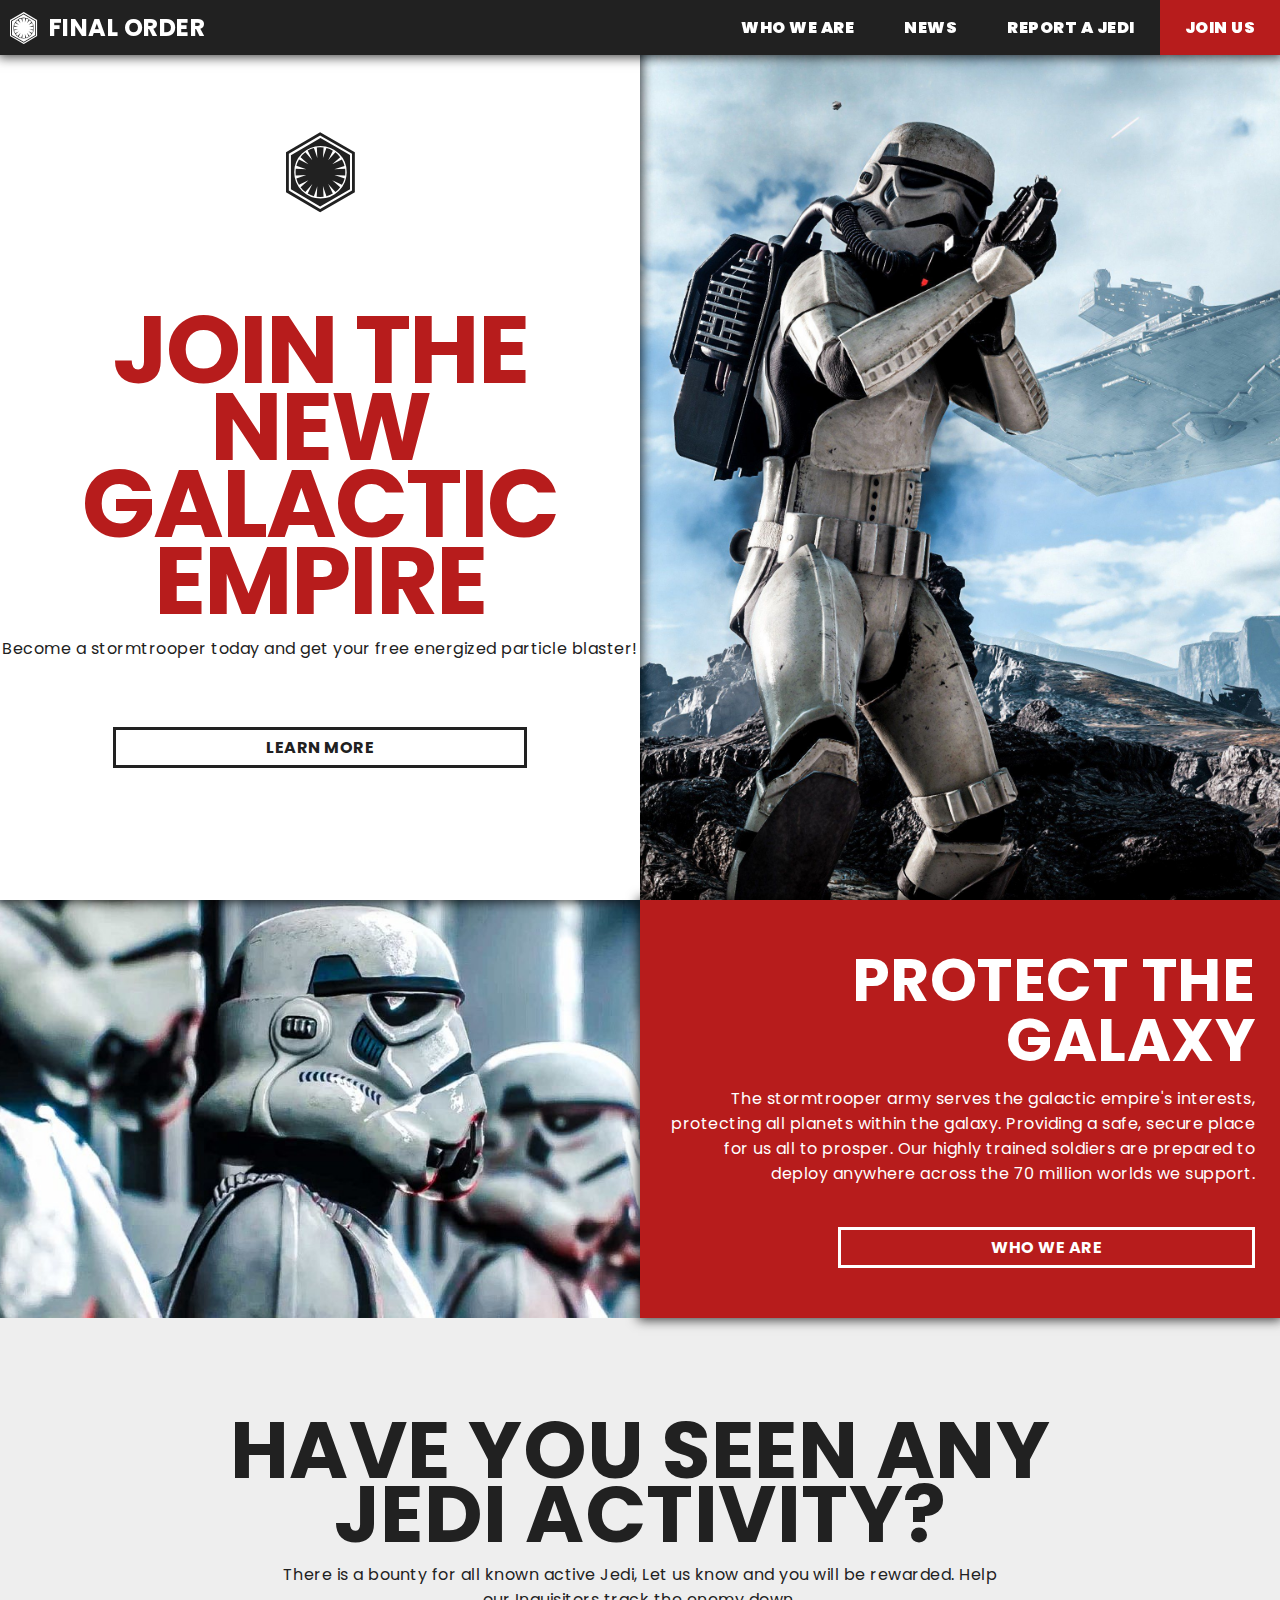
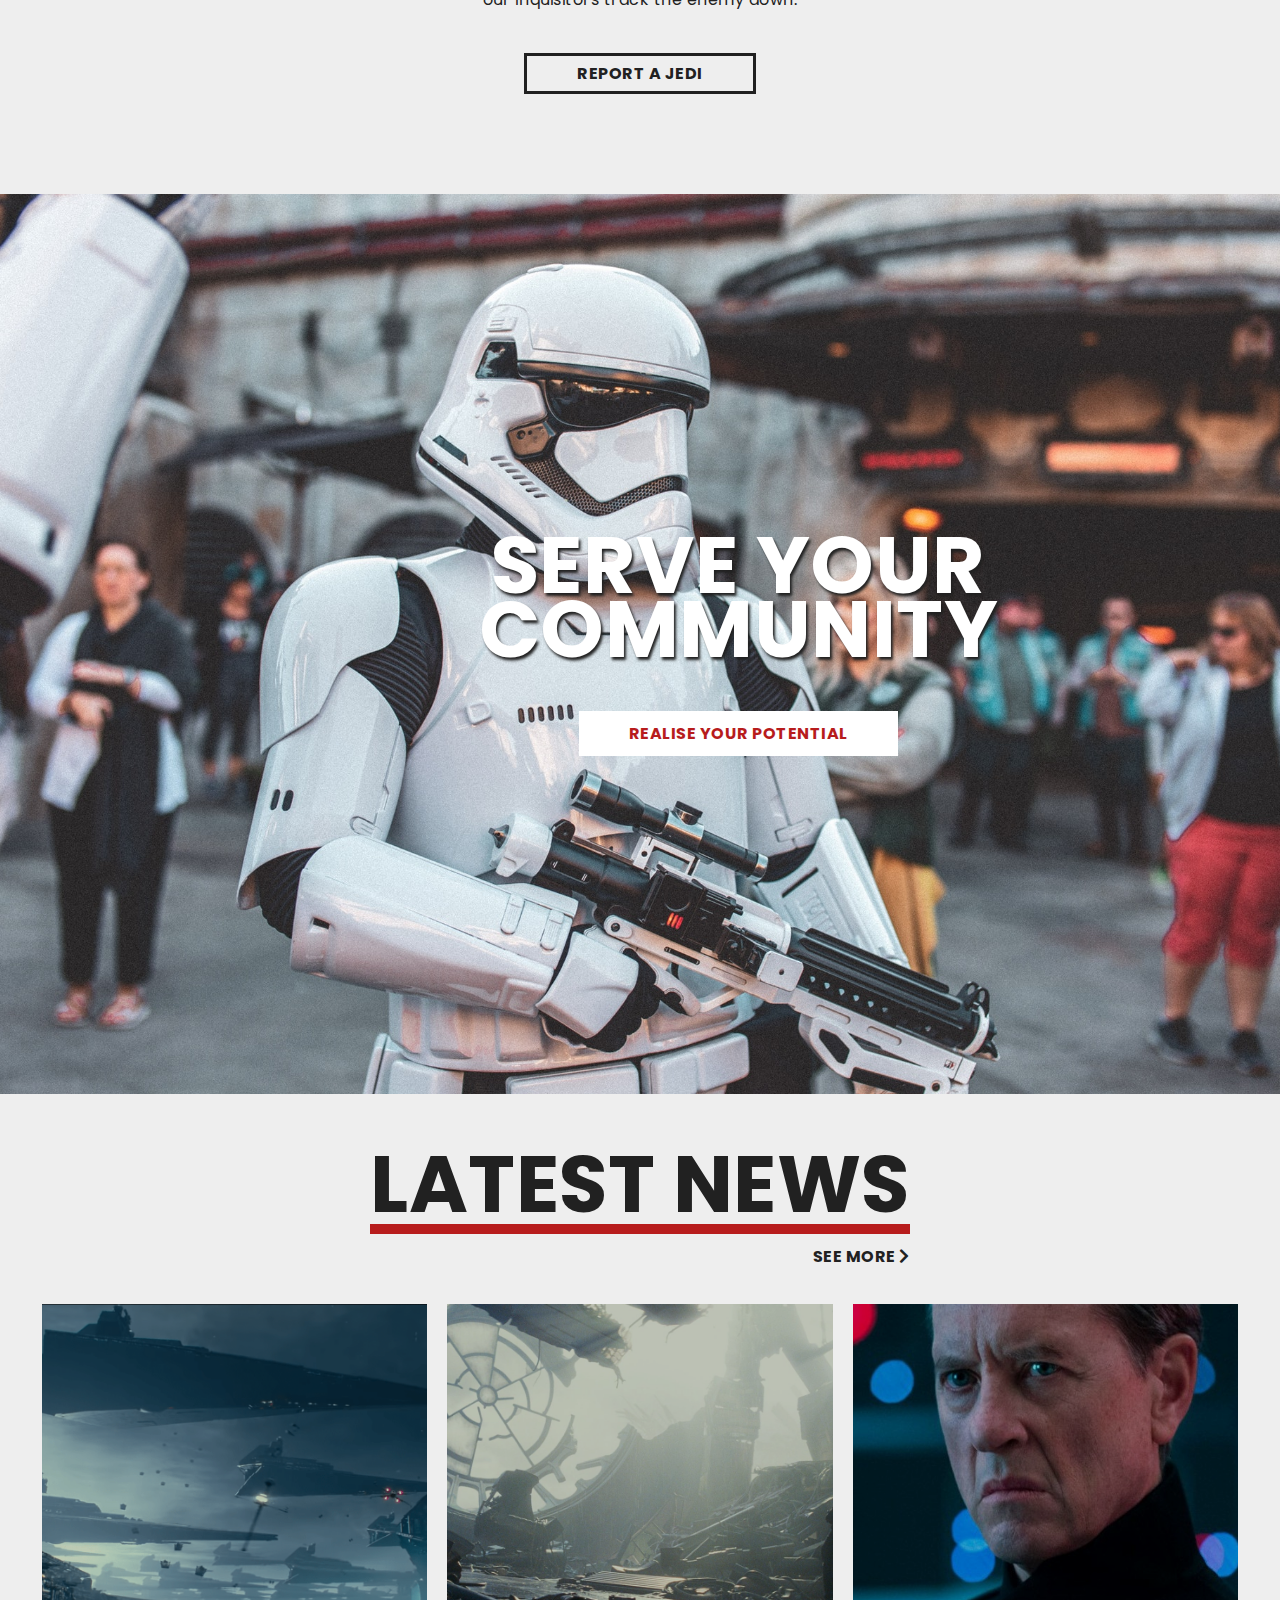
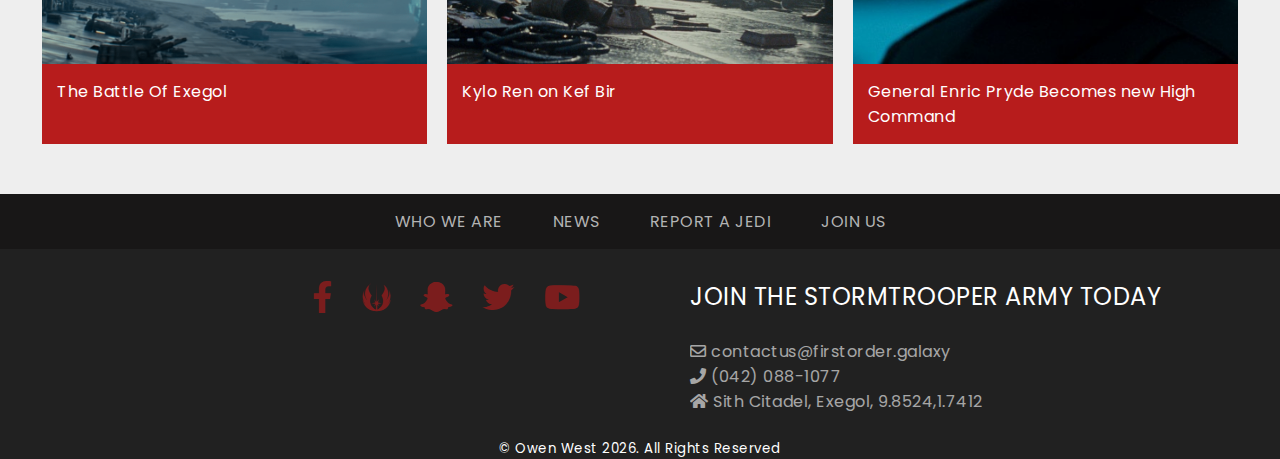
<file: index.html>
<!DOCTYPE html>
<!--[if lt IE 7]>      <html class="no-js lt-ie9 lt-ie8 lt-ie7"> <![endif]-->
<!--[if IE 7]>         <html class="no-js lt-ie9 lt-ie8"> <![endif]-->
<!--[if IE 8]>         <html class="no-js lt-ie9"> <![endif]-->
<html lang="en">
    <head>
        
        <link rel="stylesheet" href="css/styles.css">
        <link href="https://fonts.googleapis.com/css?family=Poppins&display=swap" rel="stylesheet">
        <link rel="stylesheet" href="https://use.fontawesome.com/releases/v5.12.0/css/all.css"/>
        <link rel="shortcut icon" href="img/favicon.ico" type="image/x-icon">
        <link rel="icon" href="img/favicon.ico" type="image/x-icon">
        <script src="https://cdnjs.cloudflare.com/ajax/libs/jquery/3.4.1/jquery.min.js"></script>
        <script src="https://cdnjs.cloudflare.com/ajax/libs/gsap/3.2.4/gsap.min.js"></script>

        
        <meta charset="UTF-8">
        <meta name="viewport" content="width=device-width, initial-scale=1.0">
        <meta name="description" content="Looking to protect and serve? The Final Order offers a wide range of careers
        across the galaxies, far far away and even on your home planet. You can also use this website to report any
        jedi activity, for a reward.">
        <meta name="author" content="wnw19njx">
        <meta name="keywords" content="The Final Order, Kylo Ren, stormtrooper, army recruitment, report jedi">
        <!-- All images have been minified and optimised for web -->

        <title>The Final Order</title>
        

    </head>
    <body>
        <!--[if lt IE 7]>
            <p class="browsehappy">You are using an <strong>outdated</strong> browser. Please <a href="https://www.google.co.uk/chrome/">upgrade your browser</a> to improve your experience.</p>
        <![endif]-->
        <header>
            <div class="header-container">
                <a class="logo" href="index.html">
                    <i class="fab fa-first-order"></i>
                    <span>FINAL ORDER</span>
                </a>
                <nav id="header-nav">   
                    <a href="whoweare.html">WHO WE ARE</a> 
                    <a href="news.html">NEWS</a>   
                    <a href="reportajedi.html">REPORT A JEDI</a>
                    <a onclick="openEnroll()">JOIN US</a>
                </nav>
                <span class="mobile-nav-bttn"><i class="fas fa-bars"></i></span>
            </div>
        </header>
        <main>
            
            <section class="intro-screen">
                <div class="intro-text">
                    <div class="intro-text-wrapper">
                        <i class="fab fa-first-order"></i>
                        <h1>JOIN THE NEW GALACTIC EMPIRE</h1>
                        <p>Become a stormtrooper today and get your free energized particle blaster!</p>
                    
                        <a class="home-link" onclick="openEnroll()">LEARN MORE</a>
                    </div>

                </div>
                <div class="stormtrooper-img"></div>
                
            </section>
            <section class="prot-emp">
                <div class="prot-emp-img"></div>
                <div>
                    <h2 class="home-header">PROTECT THE GALAXY</h2>
                    <p>
                        The stormtrooper army serves the galactic empire's interests, 
                        protecting all planets within the galaxy. Providing a safe, secure place 
                        for us all to prosper.  Our highly trained soldiers are prepared to 
                        deploy anywhere across the 70 million worlds we support. 
                    </p>
                    <a class="home-link" href="whoweare.html">WHO WE ARE</a>
                </div>
            </section>
            <section class="seen-jedi">
                <div class="seen-jedi-wrapper">
                    <h3>HAVE YOU SEEN ANY JEDI ACTIVITY?</h3>
                    <p>
                        There is a bounty for all known active Jedi, Let us know and you will be rewarded.
                        Help our Inquisitors track the enemy down.
                    </p>
                    <a class="home-link" href="reportajedi.html">REPORT A JEDI</a>
                </div>
            </section>
            <div class="serve-comm">
                <div class="serve-comm-wrapper">
                    <h4>SERVE YOUR COMMUNITY</h4>
                    <a class="home-link" onclick="openEnroll()">REALISE YOUR POTENTIAL</a>
                </div>
            </div>

            <section class="latest-news">
                <div class="latest-news-wrapper">
                    <h5>LATEST NEWS</h5>
                    <a class="home-link" href="news.html">
                        <span>SEE MORE</span>
                        <i class="fas fa-chevron-right"></i>
                    </a>
                </div>
                <div class="latest-news-highlights"></div>
            </section>

        </main>
        <footer>
            <nav>   
                <a href="whoweare.html">WHO WE ARE</a> 
                <a href="news.html">NEWS</a>   
                <a href="reportajedi.html">REPORT A JEDI</a>
                <a onclick="openEnroll()">JOIN US</a>
            </nav>
            <div class="footer-wrapper">
                <div class="footer-social">
                    <a href="https://www.facebook.com/groups/458696617635759">
                        <i class="fab fa-facebook-f"></i>
                    </a>
                    <a id="easter-egg-bttn">
                        <i class="fab fa-jedi-order"></i>
                    </a>
                    <a id="sc-bttn">
                        <i class="fab fa-snapchat-ghost"></i>
                    </a>
                    <a href="https://twitter.com/FirstOrderBase">
                        <i class="fab fa-twitter"></i>
                    </a>
                    <a href="https://www.youtube.com/watch?v=FaOSCASqLsE">
                        <i class="fab fa-youtube"></i>
                    </a>
                    
                </div>
                <aside>
                    <p> JOIN THE STORMTROOPER ARMY TODAY</p>
                    <div class="footer-contact">
                        <a href="mailto:contactus@firstorder.galaxy">
                            <i class="far fa-envelope"></i>
                            <span>contactus@firstorder.galaxy</span>
                        </a>
                        <a href="tel:042-088-1077">
                            <i class="fas fa-phone"></i>
                            <span>(042) 088-1077</span>
                        </a>
                        <a id="address-bttn">
                            <i class="fas fa-home"></i>
                            <span>
                                Sith Citadel,
                                Exegol,
                                9.8524,1.7412
                            </span>
                        </a>
                    </div>
                </aside>
                <div></div>
            </div>
                
            

            <script>
                document.write("<small>&copy; Owen West " + new Date().getFullYear() + ". All Rights Reserved</small>");
            </script>
        </footer>

        <div class="news-article-wrapper"></div>
        <div class="tooltip" id="easter-egg">
            <div class="popup-header">
                <h6>That's funny...</h6>
                <a class="tooltip-close-bttn"><i class="fas fa-times"></i></a>
            </div>
            
            <p>
                It looks like you tried to access The Jedi Order website. You wouldn't do that..right? <br>
                Just to be sure, close this tab <br><br>
                If you really want to visit their site: <span><a href="https://www.youtube.com/watch?v=dQw4w9WgXcQ">click here</a></span>
            </p>
        </div>
        <div class="tooltip" id="sc-no">
            <div class="popup-header">
                <h6>Sorry!</h6>
                <a class="tooltip-close-bttn"><i class="fas fa-times"></i></a>
            </div>
            
            <p>
                We don't currently have a snapchat, we are a galatic empire! not a teenager..
            </p>
        </div>

        <div class="tooltip" id="address-no">
            <div class="popup-header">
                <h6>Sorry!</h6>
                <a class="tooltip-close-bttn"><i class="fas fa-times"></i></a>
            </div>
            <p>
                Google Earth and Google Maps only cover the milky way. Sucks, right? How am I supposed
                to get directions to the nearest cantina? We've sent a complaint but haven't heard back yet..
            </p>
        </div>
        <div class="tooltip" id="form-success">
            <div class="popup-header">
                <h6>Success!</h6>
                <a class="tooltip-close-bttn"><i class="fas fa-times"></i></a>
            </div>
            <p>
                Your information has successfully been submitted, thank you
            </p>
        </div>
        <div class="join-form-wrapper">
            <form id="join-form">
                <div class="popup-header">
                    <h3>JOIN THE STORMTROOPER ARMY</h3>
                    <a class="form-close-bttn"><i class="fas fa-times"></i></a>
                </div>
                
                <p>LOTS OF THINGS CAN GIVE YOU CONFIDENCE, FOR A LITTLE WHILE.
                BUT CONFIDENCE THAT LASTS A LIFETIME? THERE’S ONE PLACE YOU’LL FIND THAT.</p>
                <div class="form-row">
                    <div class="form-col-labels">
                        <label for="name">Full Name</label>
                    </div>
                    <div class="form-col-input">
                        <input type="text" id="name" name="fullname" placeholder="Your name.." required>
                    </div>
                </div>
                <div class="form-row">
                    <div class="form-col-labels">
                        <label for="email">Email Address</label>
                    </div>
                    <div class="form-col-input">
                        <input type="text" id="email" name="email" placeholder="Your Email Address.." required>
                    </div>
                </div>
                <div class="form-row">
                    <div class="form-col-labels">
                        <label for="gi-no">Galactic Insurance No.</label>
                    </div>
                    <div class="form-col-input">
                        <input type="text" id="gi-no" name="gi-no" placeholder="Your Galactic Insurance Number (GINo)" required>
                    </div>
                </div>
                <div class="form-row">
                    <div class="form-col-labels">
                        <label for="join-cv">Your CV</label>
                    </div>
                    <div class="form-col-input">
                        <input type="file" id="join-cv" name="join-cv" accept="application/msword, application/pdf">
                    </div>
                </div>
                <div class="form-row">
                    <input id="submit" type="submit" value="SUBMIT">
                </div>
 
                
            </form>
        </div>

        <!-- 
            Solution to common bug with Chrome involving css transitions
            https://crbug.com/332189
            https://crbug.com/167089
        -->
        <script> </script>
        
        <script src="js/script.js"></script>
    </body>
</html>
</file>
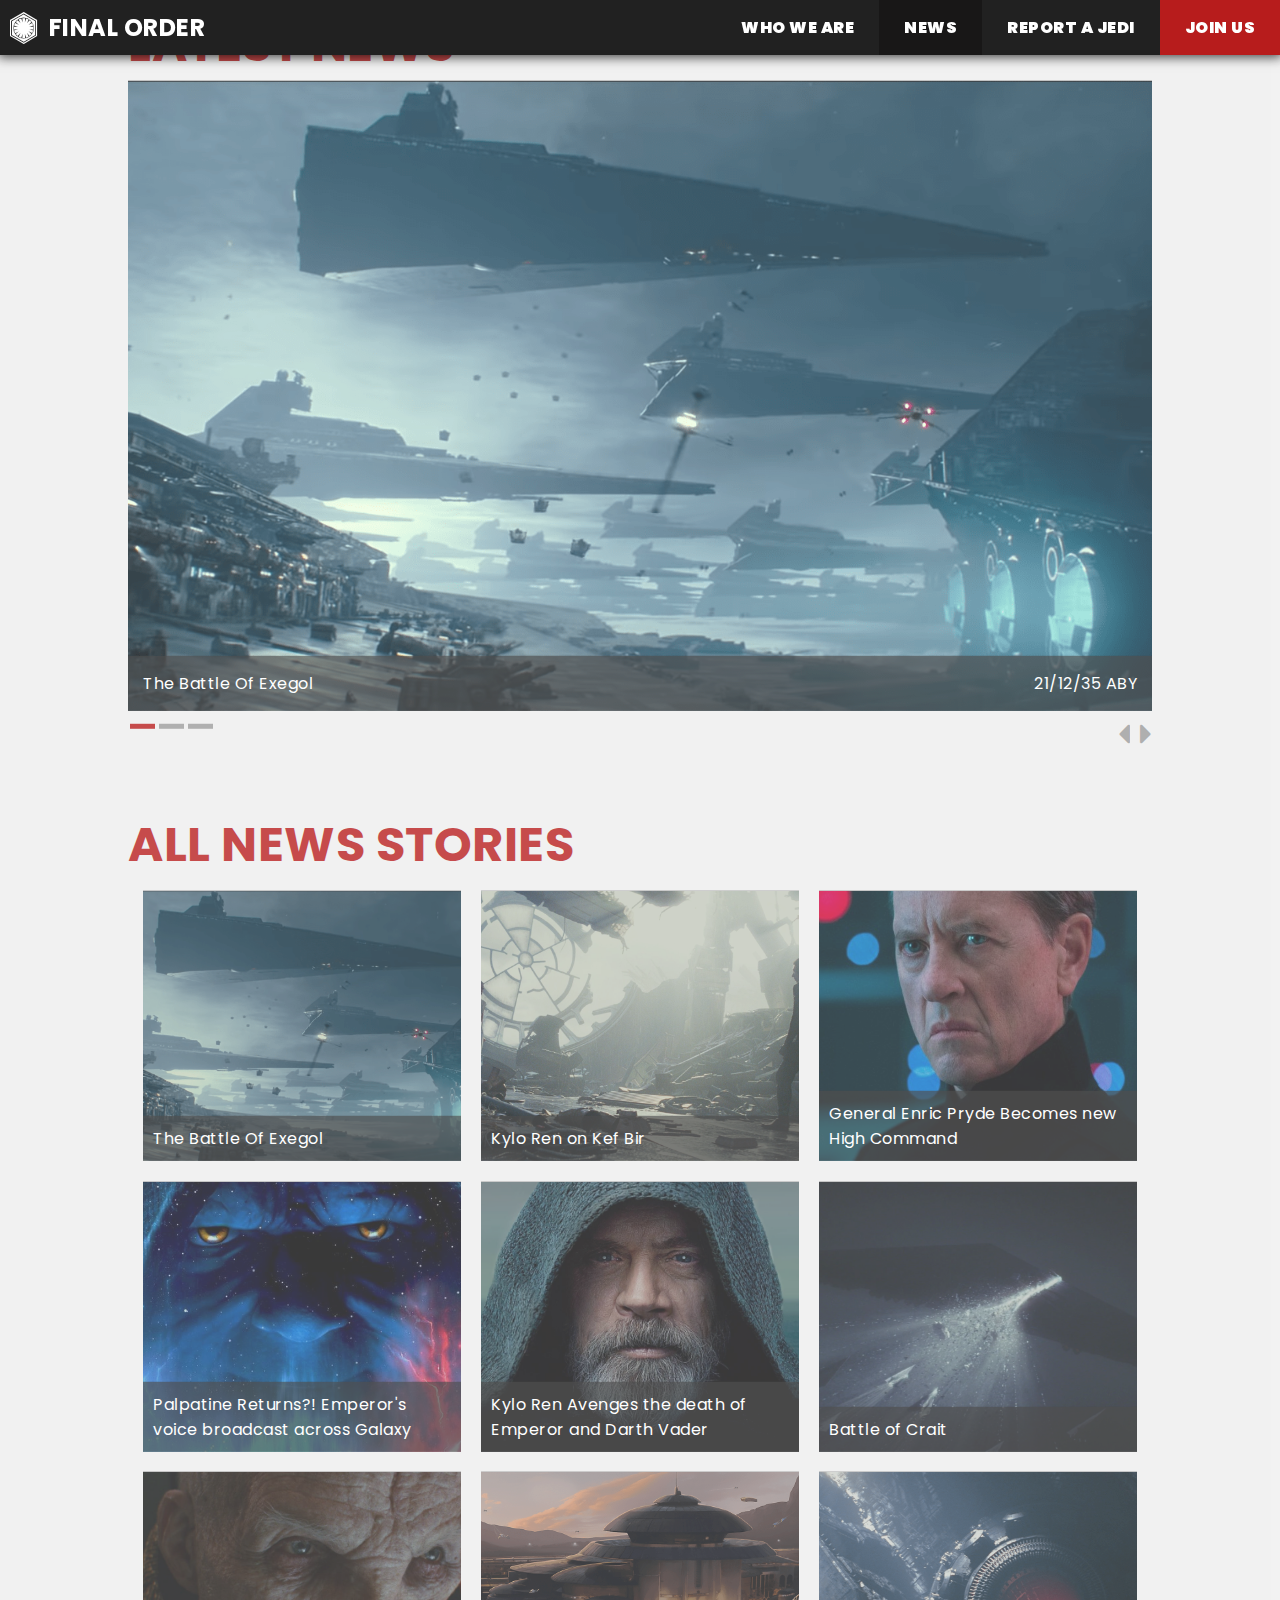
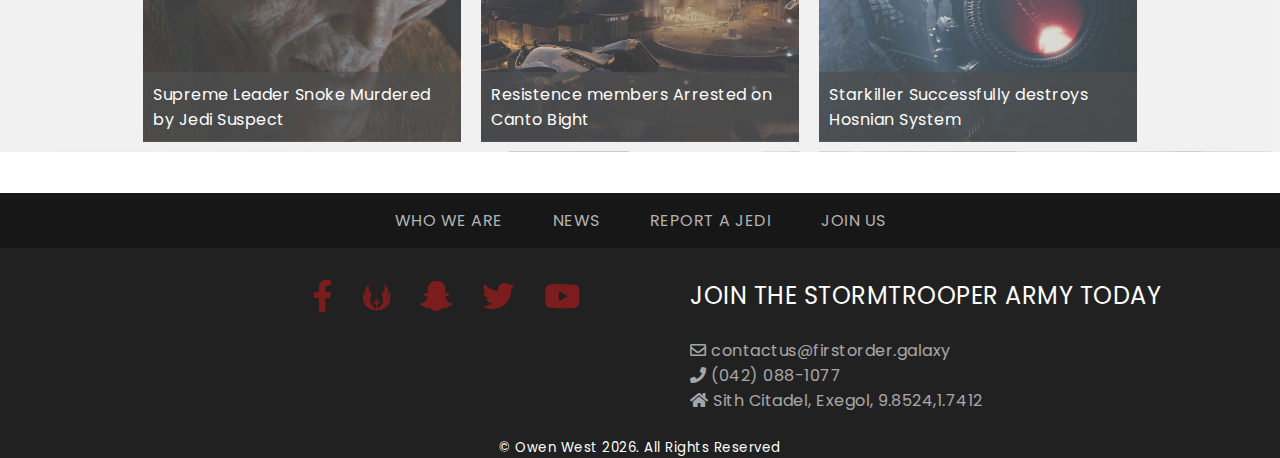
<file: news.html>
<!DOCTYPE html>
<html lang="en">
    <head>
        <link rel="stylesheet" href="css/styles.css">
        <link href="https://fonts.googleapis.com/css?family=Poppins&display=swap" rel="stylesheet">
        <link rel="stylesheet" href="https://use.fontawesome.com/releases/v5.12.0/css/all.css"/>
        <link rel="shortcut icon" href="img/favicon.ico" type="image/x-icon">
        <link rel="icon" href="img/favicon.ico" type="image/x-icon">
        <script src="https://cdnjs.cloudflare.com/ajax/libs/jquery/3.4.1/jquery.min.js"></script>
        <script src="https://cdnjs.cloudflare.com/ajax/libs/gsap/3.2.4/gsap.min.js"></script>

        
        <meta charset="UTF-8">
        <meta name="viewport" content="width=device-width, initial-scale=1.0">
        <meta name="author" content="wnw19njx">
        <meta name="keywords" content="The Final Order, Kylo Ren, stormtrooper, army recruitment, report jedi">

        <title>Latest News - The Final Order</title>
        

    </head>
    <body>
        <header>
            <div class="header-container">
                <a class="logo" href="index.html">
                    <i class="fab fa-first-order"></i>
                    <span>FINAL ORDER</span>
                </a>
                <nav id="header-nav">   
                    <a href="whoweare.html">WHO WE ARE</a> 
                    <a class="nav-active" href="news.html">NEWS</a>   
                    <a href="reportajedi.html">REPORT A JEDI</a>
                    <a onclick="openEnroll()">JOIN US</a>
                </nav>
                <span class="mobile-nav-bttn"><i class="fas fa-bars"></i></span>
            </div>
        </header>
        <main>
            <div class="news-wrapper">
                <h1>LATEST NEWS</h1>
                <div class="carousel-holder"></div>
                <div class="carousel-nav">
                    <div class="pips"></div>
                    <div>
                        <a onclick="nextArticle(-1)"><i class="fas fa-caret-left"></i></a>
                        <a onclick="nextArticle(1)"><i class="fas fa-caret-right"></i></a>
                    </div>  
                </div>
                <h2>ALL NEWS STORIES</h2>
                <div class="articles-wrapper"> </div>

            </div>
            
            
        </main>
        <footer>
            <nav>   
                <a href="whoweare.html">WHO WE ARE</a> 
                <a href="news.html">NEWS</a>   
                <a href="reportajedi.html">REPORT A JEDI</a>
                <a onclick="openEnroll()">JOIN US</a>
            </nav>
            <div class="footer-wrapper">
                <div class="footer-social">
                    <a href="https://www.facebook.com/groups/458696617635759">
                        <i class="fab fa-facebook-f"></i>
                    </a>
                    <a id="easter-egg-bttn">
                        <i class="fab fa-jedi-order"></i>
                    </a>
                    <a id="sc-bttn">
                        <i class="fab fa-snapchat-ghost"></i>
                    </a>
                    <a href="https://twitter.com/FirstOrderBase">
                        <i class="fab fa-twitter"></i>
                    </a>
                    <a href="https://www.youtube.com/watch?v=FaOSCASqLsE">
                        <i class="fab fa-youtube"></i>
                    </a>
                    
                </div>
                <aside>
                    <p> JOIN THE STORMTROOPER ARMY TODAY</p>
                    <div class="footer-contact">
                        <a href="mailto:contactus@firstorder.galaxy">
                            <i class="far fa-envelope"></i>
                            <span>contactus@firstorder.galaxy</span>
                        </a>
                        <a href="tel:042-088-1077">
                            <i class="fas fa-phone"></i>
                            <span>(042) 088-1077</span>
                        </a>
                        <a id="address-bttn">
                            <i class="fas fa-home"></i>
                            <span>
                                Sith Citadel,
                                Exegol,
                                9.8524,1.7412
                            </span>
                        </a>
                    </div>
                </aside>
                <div></div>
            </div>
                
            

            <script>
                document.write("<small>&copy; Owen West " + new Date().getFullYear() + ". All Rights Reserved</small>");
            </script>
        </footer>

        <div class="news-article-wrapper"></div>
        <div class="tooltip" id="easter-egg">
            <div class="popup-header">
                <h6>That's funny...</h6>
                <a class="tooltip-close-bttn"><i class="fas fa-times"></i></a>
            </div>
            
            <p>
                It looks like you tried to access The Jedi Order website. You wouldn't do that..right? <br>
                Just to be sure, close this tab <br><br>
                If you really want to visit their site: <span><a href="https://www.youtube.com/watch?v=dQw4w9WgXcQ">click here</a></span>
            </p>
        </div>
        <div class="tooltip" id="sc-no">
            <div class="popup-header">
                <h6>Sorry!</h6>
                <a class="tooltip-close-bttn"><i class="fas fa-times"></i></a>
            </div>
            
            <p>
                We don't currently have a snapchat, we are a galatic empire! not a teenager..
            </p>
        </div>

        <div class="tooltip" id="address-no">
            <div class="popup-header">
                <h6>Sorry!</h6>
                <a class="tooltip-close-bttn"><i class="fas fa-times"></i></a>
            </div>
            <p>
                Google Earth and Google Maps only cover the milky way. Sucks, right? How am I supposed
                to get directions to the nearest cantina? We've sent a complaint but haven't heard back yet..
            </p>
        </div>
        <div class="tooltip" id="form-success">
            <div class="popup-header">
                <h6>Success!</h6>
                <a class="tooltip-close-bttn"><i class="fas fa-times"></i></a>
            </div>
            <p>
                Your information has successfully been submitted, thank you
            </p>
        </div>
        <div class="join-form-wrapper">
            <form id="join-form">
                <div class="popup-header">
                    <h3>JOIN THE STORMTROOPER ARMY</h3>
                    <a class="form-close-bttn"><i class="fas fa-times"></i></a>
                </div>
                
                <p>LOTS OF THINGS CAN GIVE YOU CONFIDENCE, FOR A LITTLE WHILE.
                BUT CONFIDENCE THAT LASTS A LIFETIME? THERE’S ONE PLACE YOU’LL FIND THAT.</p>
                <div class="form-row">
                    <div class="form-col-labels">
                        <label for="name">Full Name</label>
                    </div>
                    <div class="form-col-input">
                        <input type="text" id="name" name="fullname" placeholder="Your name.." required>
                    </div>
                </div>
                <div class="form-row">
                    <div class="form-col-labels">
                        <label for="email">Email Address</label>
                    </div>
                    <div class="form-col-input">
                        <input type="text" id="email" name="email" placeholder="Your Email Address.." required>
                    </div>
                </div>
                <div class="form-row">
                    <div class="form-col-labels">
                        <label for="gi-no">Galactic Insurance No.</label>
                    </div>
                    <div class="form-col-input">
                        <input type="text" id="gi-no" name="gi-no" placeholder="Your Galactic Insurance Number (GINo)" required>
                    </div>
                </div>
                <div class="form-row">
                    <div class="form-col-labels">
                        <label for="join-cv">Your CV</label>
                    </div>
                    <div class="form-col-input">
                        <input type="file" id="join-cv" name="join-cv" accept="application/msword, application/pdf">
                    </div>
                </div>
                <div class="form-row">
                    <input id="submit" type="submit" value="SUBMIT">
                </div>
 
                
            </form>
        </div>

        <!-- 
            Solution to common bug with Chrome involving css transitions
            https://crbug.com/332189
            https://crbug.com/167089
        -->
        <script> </script>
        
        <script src="js/script.js"></script>
    </body>
</html>
</file>
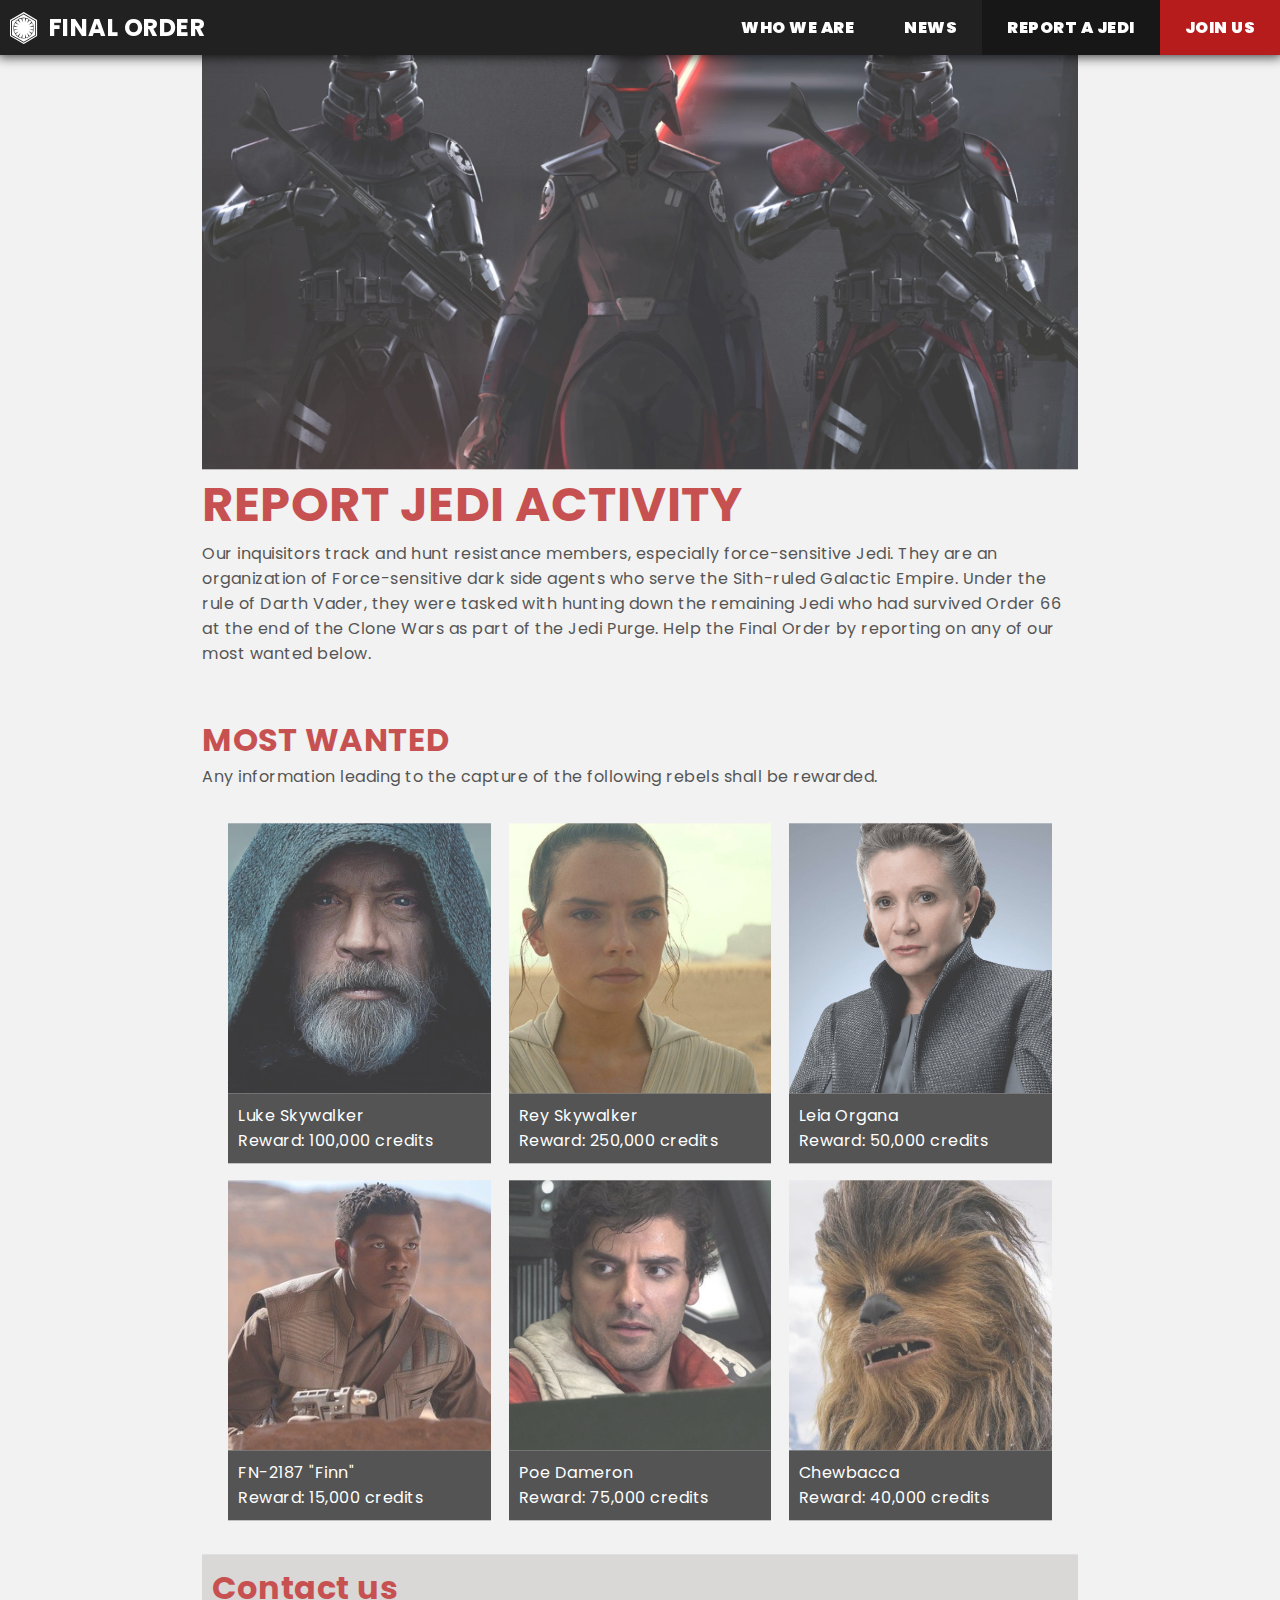
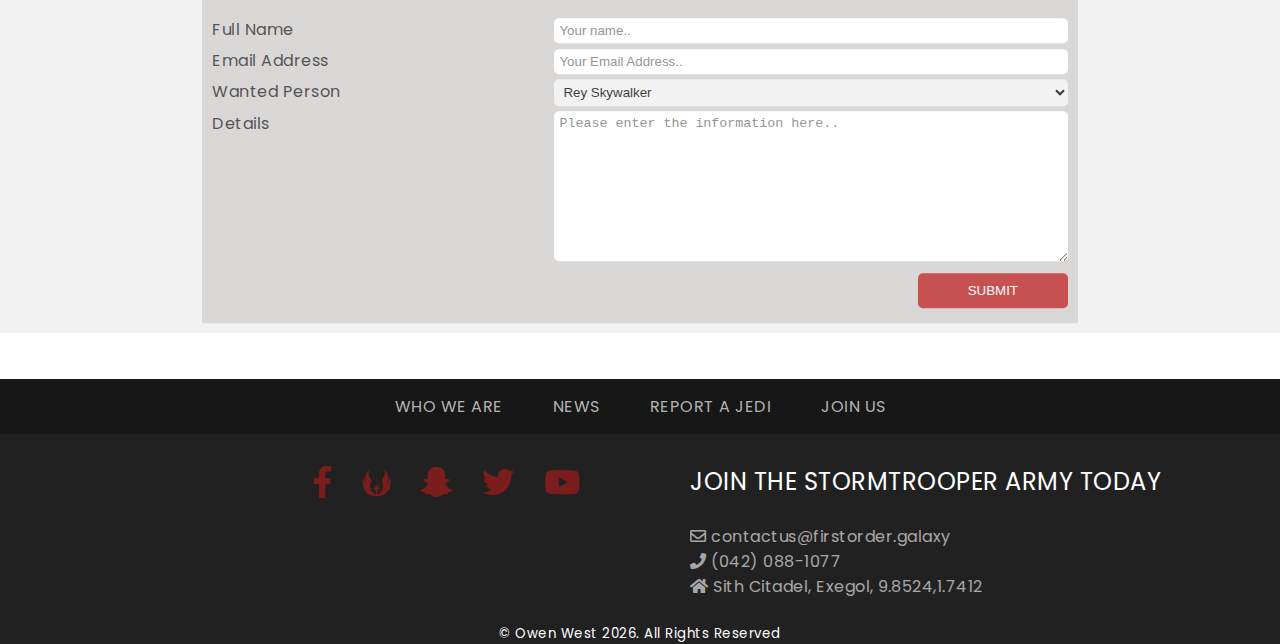
<file: reportajedi.html>
<!DOCTYPE html>
<html lang="en">
    <head>
        <link rel="stylesheet" href="css/styles.css">
        <link href="https://fonts.googleapis.com/css?family=Poppins&display=swap" rel="stylesheet">
        <link rel="stylesheet" href="https://use.fontawesome.com/releases/v5.12.0/css/all.css"/>
        <link rel="shortcut icon" href="img/favicon.ico" type="image/x-icon">
        <link rel="icon" href="img/favicon.ico" type="image/x-icon">
        <script src="https://cdnjs.cloudflare.com/ajax/libs/jquery/3.4.1/jquery.min.js"></script>
        <script src="https://cdnjs.cloudflare.com/ajax/libs/gsap/3.2.4/gsap.min.js"></script>

        
        <meta charset="UTF-8">
        <meta name="viewport" content="width=device-width, initial-scale=1.0">
        <meta name="author" content="wnw19njx">
        <meta name="keywords" content="The Final Order, Kylo Ren, stormtrooper, army recruitment, report jedi">

        <title>Report Jedi Activity - Final Order</title>
        

    </head>
    <body>
        <header>
            <div class="header-container">
                <a class="logo" href="index.html">
                    <i class="fab fa-first-order"></i>
                    <span>FINAL ORDER</span>
                </a>
                <nav id="header-nav">   
                    <a href="whoweare.html">WHO WE ARE</a> 
                    <a href="news.html">NEWS</a>   
                    <a class="nav-active" href="reportajedi.html">REPORT A JEDI</a>
                    <a onclick="openEnroll()">JOIN US</a>
                </nav>
                <span class="mobile-nav-bttn"><i class="fas fa-bars"></i></span>
            </div>
        </header>

        <main>
            <div class="report-wrapper">
                <div class="report-header"></div>
                <h1>REPORT JEDI ACTIVITY</h1>
                <p>
                    Our inquisitors track and hunt resistance members, especially force-sensitive Jedi.
                    They are an organization of Force-sensitive dark side agents who serve the Sith-ruled 
                    Galactic Empire. Under the rule of Darth Vader, they were tasked with hunting down the 
                    remaining Jedi who had survived Order 66 at the end of the Clone Wars as part of the 
                    Jedi Purge. Help the Final Order by reporting on any of our most wanted below.
                </p>
                
                <section class="report-mostwanted-wrapper">
                    <h2>MOST WANTED</h2>
                    <p>Any information leading to the capture of the following rebels shall be rewarded.</p>
                    <div class="report-mostwanted">
                        <div class="report-wanted">
                            <img src="img/luke-sky.jpg" alt="Luke Skywalker">
                            <div class="report-wanted-content">
                                <p>Luke Skywalker</p>
                                <span>Reward: 100,000 credits</span>
                            </div>
                            
                        </div>
                        <div class="report-wanted">
                            <img src="img/rey2.jpg" alt="Rey Skywalker">
                            <div class="report-wanted-content">
                                <p>Rey Skywalker</p>
                                <span>Reward: 250,000 credits</span>
                            </div>
                            
                        </div>
                        <div class="report-wanted">
                            <img src="img/leia.png" alt="Leia Organa">
                            <div class="report-wanted-content">
                                <p>Leia Organa</p>
                                <span>Reward: 50,000 credits</span>
                            </div>
                        </div>
                        <div class="report-wanted">
                            <img src="img/finn.jpg" alt="FN-2187">
                            <div class="report-wanted-content">
                                <p>FN-2187 "Finn"</p>
                                <span>Reward: 15,000 credits</span>
                            </div>
                        </div>
                        <div class="report-wanted">
                            <img src="img/poe.png" alt="Poe Dameron">
                            <div class="report-wanted-content">
                                <p>Poe Dameron</p>
                                <span>Reward: 75,000 credits</span>
                            </div>
                        </div>
                        <div class="report-wanted">
                            <img src="img/chewbacca.jpg" alt="Chewbacca">
                            <div class="report-wanted-content">
                                <p>Chewbacca</p>
                                <span>Reward: 40,000 credits</span>
                            </div>
                        </div>
                    </div>
                    
                </section>

                <section class="form-container">
                        
                    
                    
                    <form id="report-form">
                        <h3>Contact us</h3>
                        <div class="form-row">
                            <div class="form-col-labels">
                                <label for="reportName">Full Name</label>
                            </div>
                            <div class="form-col-input">
                                <input type="text" id="reportName" name="fullname" placeholder="Your name.." required>
                            </div>
                        </div>
                        <div class="form-row">
                            <div class="form-col-labels">
                                <label for="reportEmail">Email Address</label>
                            </div>
                            <div class="form-col-input">
                                <input type="text" id="reportEmail" name="email" placeholder="Your Email Address.." required>
                            </div>
                        </div>
                        <div class="form-row">
                            <div class="form-col-labels">
                                <label for="name">Wanted Person</label>
                            </div>
                            <div class="form-col-input">
                                <select id="country" name="country">
                                    <option value="Luke Skywalker" disabled>Luke Skywalker</option>
                                    <option value="Rey Skywalker">Rey Skywalker</option>
                                    <option value="Leia Organa" disabled>Leia Organa</option>
                                    <option value="FN-2187">FN-2187</option>
                                    <option value="Poe Dameron">Poe Dameron</option>
                                    <option value="Chewbacca">Chewbacca</option>
                                </select>
                            </div>
                        </div>
                        <div class="form-row">
                            <div class="form-col-labels">
                                <label for="reportDetails">Details</label>
                            </div>
                            <div class="form-col-input">
                                <textarea id="reportDetails" name="details" placeholder="Please enter the information here.."  required></textarea>
                            </div>
                        </div>
                        <div class="form-row">
                            <input class="submit" type="submit" value="SUBMIT">
                        </div>
                    </form>
                </section>

            </div>
            

        </main>

        <footer>
            <nav>   
                <a href="whoweare.html">WHO WE ARE</a> 
                <a href="news.html">NEWS</a>   
                <a href="reportajedi.html">REPORT A JEDI</a>
                <a onclick="openEnroll()">JOIN US</a>
            </nav>
            <div class="footer-wrapper">
                <div class="footer-social">
                    <a href="https://www.facebook.com/groups/458696617635759">
                        <i class="fab fa-facebook-f"></i>
                    </a>
                    <a id="easter-egg-bttn">
                        <i class="fab fa-jedi-order"></i>
                    </a>
                    <a id="sc-bttn">
                        <i class="fab fa-snapchat-ghost"></i>
                    </a>
                    <a href="https://twitter.com/FirstOrderBase">
                        <i class="fab fa-twitter"></i>
                    </a>
                    <a href="https://www.youtube.com/watch?v=FaOSCASqLsE">
                        <i class="fab fa-youtube"></i>
                    </a>
                    
                </div>
                <aside>
                    <p> JOIN THE STORMTROOPER ARMY TODAY</p>
                    <div class="footer-contact">
                        <a href="mailto:contactus@firstorder.galaxy">
                            <i class="far fa-envelope"></i>
                            <span>contactus@firstorder.galaxy</span>
                        </a>
                        <a href="tel:042-088-1077">
                            <i class="fas fa-phone"></i>
                            <span>(042) 088-1077</span>
                        </a>
                        <a id="address-bttn">
                            <i class="fas fa-home"></i>
                            <span>
                                Sith Citadel,
                                Exegol,
                                9.8524,1.7412
                            </span>
                        </a>
                    </div>
                </aside>
                <div></div>
            </div>
                
            

            <script>
                document.write("<small>&copy; Owen West " + new Date().getFullYear() + ". All Rights Reserved</small>");
            </script>
        </footer>

        <div class="tooltip" id="easter-egg">
            <div class="popup-header">
                <h6>That's funny...</h6>
                <a class="tooltip-close-bttn"><i class="fas fa-times"></i></a>
            </div>
            
            <p>
                It looks like you tried to access The Jedi Order website. You wouldn't do that..right? <br>
                Just to be sure, close this tab <br><br>
                If you really want to visit their site: <span><a href="https://www.youtube.com/watch?v=dQw4w9WgXcQ">click here</a></span>
            </p>
        </div>
        <div class="tooltip" id="sc-no">
            <div class="popup-header">
                <h6>Sorry!</h6>
                <a class="tooltip-close-bttn"><i class="fas fa-times"></i></a>
            </div>
            
            <p>
                We don't currently have a snapchat, we are a galatic empire! not a teenager..
            </p>
        </div>

        <div class="tooltip" id="address-no">
            <div class="popup-header">
                <h6>Sorry!</h6>
                <a class="tooltip-close-bttn"><i class="fas fa-times"></i></a>
            </div>
            <p>
                Google Earth and Google Maps only cover the milky way. Sucks, right? How am I supposed
                to get directions to the nearest cantina? We've sent a complaint but haven't heard back yet..
            </p>
        </div>
        <div class="tooltip" id="form-success">
            <div class="popup-header">
                <h6>Success!</h6>
                <a class="tooltip-close-bttn"><i class="fas fa-times"></i></a>
            </div>
            <p>
                Your information has successfully been submitted, thank you
            </p>
        </div>
        <div class="join-form-wrapper">
            <form id="join-form">
                <div class="popup-header">
                    <h3>JOIN THE STORMTROOPER ARMY</h3>
                    <a class="form-close-bttn"><i class="fas fa-times"></i></a>
                </div>
                
                <p>LOTS OF THINGS CAN GIVE YOU CONFIDENCE, FOR A LITTLE WHILE.
                BUT CONFIDENCE THAT LASTS A LIFETIME? THERE’S ONE PLACE YOU’LL FIND THAT.</p>
                <div class="form-row">
                    <div class="form-col-labels">
                        <label for="name">Full Name</label>
                    </div>
                    <div class="form-col-input">
                        <input type="text" id="name" name="fullname" placeholder="Your name.." required>
                    </div>
                </div>
                <div class="form-row">
                    <div class="form-col-labels">
                        <label for="email">Email Address</label>
                    </div>
                    <div class="form-col-input">
                        <input type="text" id="email" name="email" placeholder="Your Email Address.." required>
                    </div>
                </div>
                <div class="form-row">
                    <div class="form-col-labels">
                        <label for="gi-no">Galactic Insurance No.</label>
                    </div>
                    <div class="form-col-input">
                        <input type="text" id="gi-no" name="gi-no" placeholder="Your Galactic Insurance Number (GINo)" required>
                    </div>
                </div>
                <div class="form-row">
                    <div class="form-col-labels">
                        <label for="join-cv">Your CV</label>
                    </div>
                    <div class="form-col-input">
                        <input type="file" id="join-cv" name="join-cv" accept="application/msword, application/pdf">
                    </div>
                </div>
                <div class="form-row">
                    <input id="submit" type="submit" value="SUBMIT">
                </div>
 
                
            </form>
        </div>

        <!-- 
            Solution to common bug with Chrome involving css transitions
            https://crbug.com/332189
            https://crbug.com/167089
        -->
        <script> </script>
        
        <script src="js/script.js"></script>
    </body>
</html>
</file>
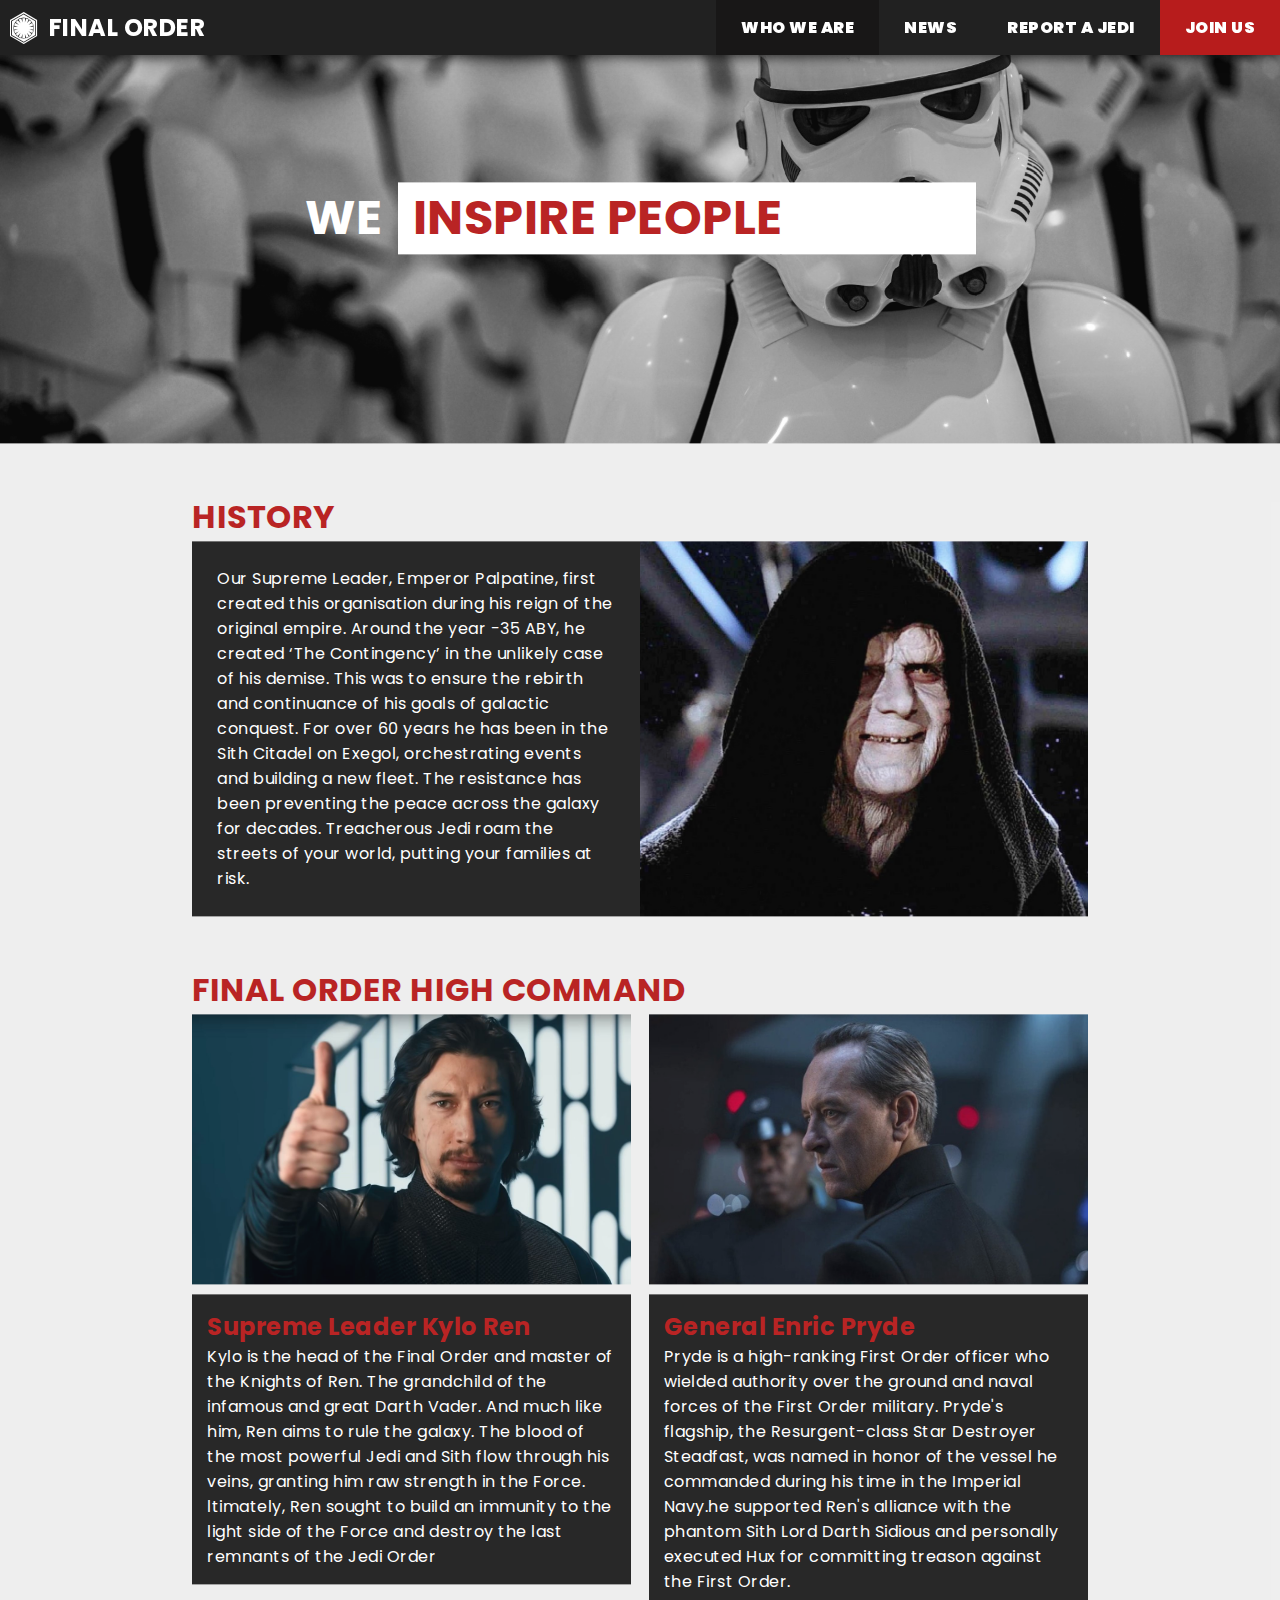
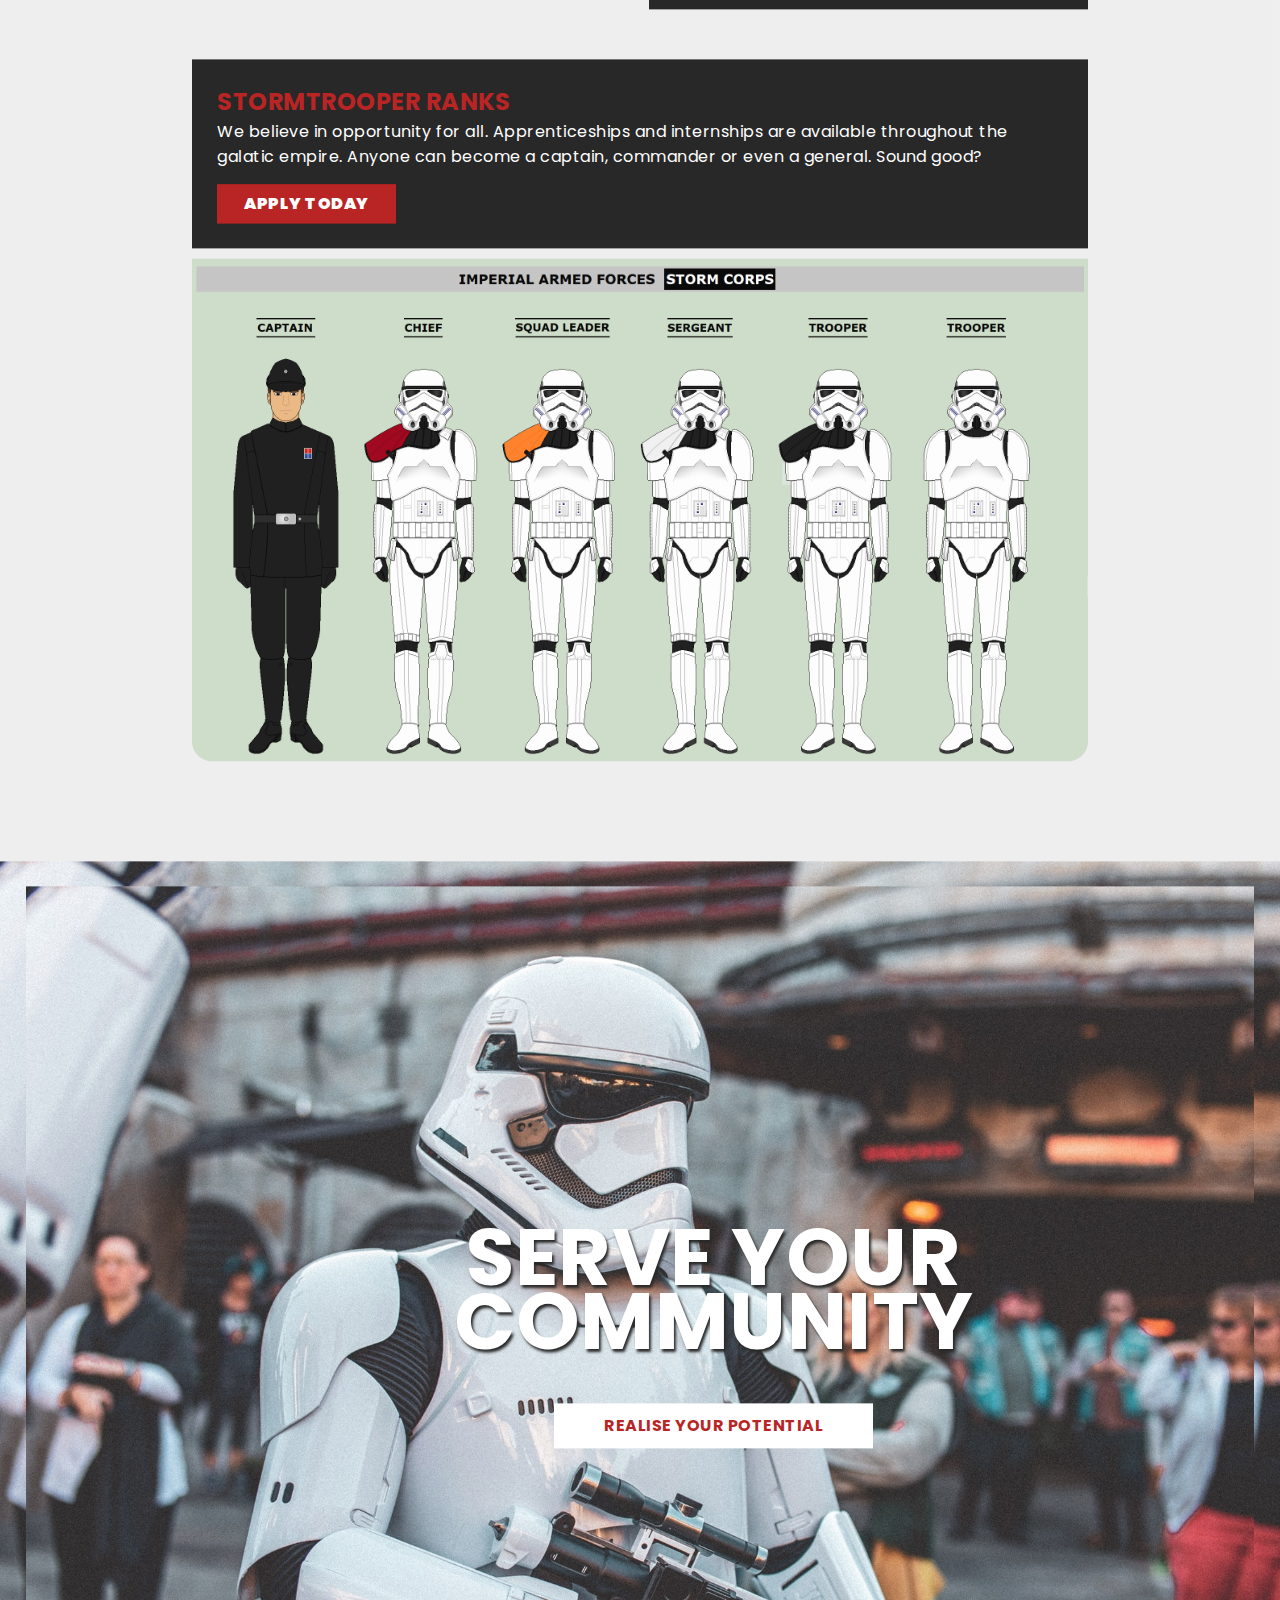
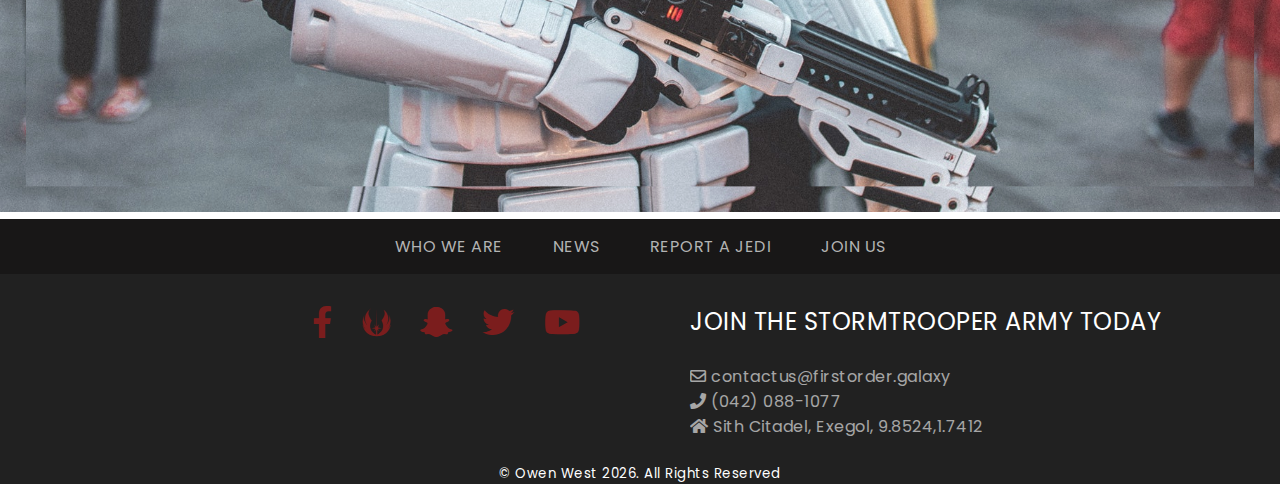
<file: whoweare.html>
<!DOCTYPE html>
<html lang="en">
    <head>
        
        <link rel="stylesheet" href="css/styles.css">
        <link href="https://fonts.googleapis.com/css?family=Poppins&display=swap" rel="stylesheet">
        <link rel="stylesheet" href="https://use.fontawesome.com/releases/v5.12.0/css/all.css"/>
        <link rel="shortcut icon" href="img/favicon.ico" type="image/x-icon">
        <link rel="icon" href="img/favicon.ico" type="image/x-icon">
        <script src="https://cdnjs.cloudflare.com/ajax/libs/jquery/3.4.1/jquery.min.js"></script>
        <script src="https://cdnjs.cloudflare.com/ajax/libs/gsap/3.2.4/gsap.min.js"></script>

        
        <meta charset="UTF-8">
        <meta name="viewport" content="width=device-width, initial-scale=1.0">
        <meta name="author" content="wnw19njx">
        <meta name="keywords" content="The Final Order, Kylo Ren, stormtrooper, army recruitment, report jedi">

        <title>Who we are - The Final Order</title>
        

    </head>
    <body>
        <header>
            <div class="header-container">
                <a class="logo" href="index.html">
                    <i class="fab fa-first-order"></i>
                    <span>FINAL ORDER</span>
                </a>
                <nav id="header-nav">   
                    <a class="nav-active" href="whoweare.html">WHO WE ARE</a> 
                    <a href="news.html">NEWS</a>   
                    <a href="reportajedi.html">REPORT A JEDI</a>
                    <a onclick="openEnroll()">JOIN US</a>
                </nav>
                <span class="mobile-nav-bttn"><i class="fas fa-bars"></i></span>
            </div>
        </header>
        <main>
            <div class="wwa-container">
                <div class="wwa-img">
                    <div class="slider-wrapper">
                        We
                        <div class="slider">
                                <div class="slider-text1">Inspire people</div>
                                <div class="slider-text2">promote excellence</div>
                                <div class="slider-text3">Look forward</div>
                        </div>
                    </div>
                </div>
                <div class="wwa-wrapper">
                    
                    <section class="wwa-history">
                        <h2>HISTORY</h2>
                        <div class="wwa-row">
                                <p>
                                    Our Supreme Leader, Emperor Palpatine, first created this organisation 
                                    during his reign of the original empire. Around the year -35 ABY, he 
                                    created ‘The Contingency’ in the unlikely case of his demise. This was 
                                    to ensure the rebirth and continuance of his goals of galactic conquest. 
                                    For over 60 years he has been in the Sith Citadel on Exegol, 
                                    orchestrating events and building a new fleet. The resistance has been 
                                    preventing the peace across the galaxy for decades. Treacherous Jedi 
                                    roam the streets of your world, putting your families at risk. 
                                </p>
     
                            <aside>
                                <img src="img/emp-palp2.jpg" alt="Emperor Palpatine">
                            </aside>
                        </div>
                    </section>
                    <section class="wwa-leaders">
                        <h2>FINAL ORDER HIGH COMMAND</h2>
                        <div class="leaders-wrapper">
                            <div class="wwa-leader">
                                <img src="img/kylo.JPG" alt="Kylo Ren">
                                <div class="wwa-leader-text">
                                    <h4>Supreme Leader Kylo Ren</h4>
                                    <p>
                                        Kylo is the head of the Final Order and master of the Knights of Ren. The 
                                        grandchild of the infamous and great Darth Vader. And much like him, Ren aims to rule 
                                        the galaxy. The blood of the most powerful Jedi and Sith flow 
                                        through his veins, granting him raw strength in the Force. ltimately, Ren sought 
                                        to build an immunity to the light side of the Force and destroy the last 
                                        remnants of the Jedi Order
                                    </p>
                                </div>
                            </div>
                            <div class="wwa-leader">
                                <img src="img/pryde.jpg" alt="Kylo Ren">
                                <div class="wwa-leader-text">
                                    <h4>General Enric Pryde</h4>
                                    <p>
                                        Pryde is a high-ranking First Order officer who wielded authority over 
                                        the ground and naval forces of the First Order military. Pryde's flagship, 
                                        the Resurgent-class Star Destroyer Steadfast, was named in honor of the 
                                        vessel he commanded during his time in the Imperial Navy.he supported Ren's 
                                        alliance with the phantom Sith Lord Darth Sidious and personally executed 
                                        Hux for committing treason against the First Order.
                                    </p>
                                </div>
                            </div>
                        </div>
    
                    </section>
                    
                    <section class="wwa-ranks">
                        <div class="wwa-ranks-text">
                            <h3>STORMTROOPER RANKS</h3>
                            <p>
                                We believe in opportunity for all. Apprenticeships and internships are available 
                                throughout the galatic empire. Anyone can become a captain, commander or even a 
                                general. Sound good? <br>
                                <a onclick="openEnroll()">APPLY TODAY</a>
                            </p>
                        </div>

                        
                        <img src="img/stormtrooper-ranks.png" alt="Stormtrooper Ranks" id="stormRanks">
                    </section>
    
                    
                </div>
                <div class="serve-comm">
                    <div class="serve-comm">
                        <div class="serve-comm-wrapper">
                            <h4>SERVE YOUR COMMUNITY</h4>
                            <a class="home-link" onclick="openEnroll()">REALISE YOUR POTENTIAL</a>
                        </div>
                    </div>
                </div>
            
            
            </div>
        </main>
        <footer>
            <nav>   
                <a href="whoweare.html">WHO WE ARE</a> 
                <a href="news.html">NEWS</a>   
                <a href="reportajedi.html">REPORT A JEDI</a>
                <a onclick="openEnroll()">JOIN US</a>
            </nav>
            <div class="footer-wrapper">
                <div class="footer-social">
                    <a href="https://www.facebook.com/groups/458696617635759">
                        <i class="fab fa-facebook-f"></i>
                    </a>
                    <a id="easter-egg-bttn">
                        <i class="fab fa-jedi-order"></i>
                    </a>
                    <a id="sc-bttn">
                        <i class="fab fa-snapchat-ghost"></i>
                    </a>
                    <a href="https://twitter.com/FirstOrderBase">
                        <i class="fab fa-twitter"></i>
                    </a>
                    <a href="https://www.youtube.com/watch?v=FaOSCASqLsE">
                        <i class="fab fa-youtube"></i>
                    </a>
                    
                </div>
                <aside>
                    <p> JOIN THE STORMTROOPER ARMY TODAY</p>
                    <div class="footer-contact">
                        <a href="mailto:contactus@firstorder.galaxy">
                            <i class="far fa-envelope"></i>
                            <span>contactus@firstorder.galaxy</span>
                        </a>
                        <a href="tel:042-088-1077">
                            <i class="fas fa-phone"></i>
                            <span>(042) 088-1077</span>
                        </a>
                        <a id="address-bttn">
                            <i class="fas fa-home"></i>
                            <span>
                                Sith Citadel,
                                Exegol,
                                9.8524,1.7412
                            </span>
                        </a>
                    </div>
                </aside>
                <div></div>
            </div>
                
            

            <script>
                document.write("<small>&copy; Owen West " + new Date().getFullYear() + ". All Rights Reserved</small>");
            </script>
        </footer>

        <div class="ranks-modal">
            <div><a class="tooltip-close-bttn"><i class="fas fa-times"></i></a></div>
            <img src="img/stormtrooper-ranks.png" alt="Stormtrooper Ranks">
            
        </div>
        <div class="tooltip" id="easter-egg">
            <div class="popup-header">
                <h6>That's funny...</h6>
                <a class="tooltip-close-bttn"><i class="fas fa-times"></i></a>
            </div>
            
            <p>
                It looks like you tried to access The Jedi Order website. You wouldn't do that..right? <br>
                Just to be sure, close this tab <br><br>
                If you really want to visit their site: <span><a href="https://www.youtube.com/watch?v=dQw4w9WgXcQ">click here</a></span>
            </p>
        </div>
        <div class="tooltip" id="sc-no">
            <div class="popup-header">
                <h6>Sorry!</h6>
                <a class="tooltip-close-bttn"><i class="fas fa-times"></i></a>
            </div>
            
            <p>
                We don't currently have a snapchat, we are a galatic empire! not a teenager..
            </p>
        </div>

        <div class="tooltip" id="address-no">
            <div class="popup-header">
                <h6>Sorry!</h6>
                <a class="tooltip-close-bttn"><i class="fas fa-times"></i></a>
            </div>
            <p>
                Google Earth and Google Maps only cover the milky way. Sucks, right? How am I supposed
                to get directions to the nearest cantina? We've sent a complaint but haven't heard back yet..
            </p>
        </div>
        <div class="tooltip" id="form-success">
            <div class="popup-header">
                <h6>Success!</h6>
                <a class="tooltip-close-bttn"><i class="fas fa-times"></i></a>
            </div>
            <p>
                Your information has successfully been submitted, thank you
            </p>
        </div>
        <div class="join-form-wrapper">
            <form id="join-form">
                <div class="popup-header">
                    <h3>JOIN THE STORMTROOPER ARMY</h3>
                    <a class="form-close-bttn"><i class="fas fa-times"></i></a>
                </div>
                
                <p>LOTS OF THINGS CAN GIVE YOU CONFIDENCE, FOR A LITTLE WHILE.
                BUT CONFIDENCE THAT LASTS A LIFETIME? THERE’S ONE PLACE YOU’LL FIND THAT.</p>
                <div class="form-row">
                    <div class="form-col-labels">
                        <label for="name">Full Name</label>
                    </div>
                    <div class="form-col-input">
                        <input type="text" id="name" name="fullname" placeholder="Your name.." required>
                    </div>
                </div>
                <div class="form-row">
                    <div class="form-col-labels">
                        <label for="email">Email Address</label>
                    </div>
                    <div class="form-col-input">
                        <input type="text" id="email" name="email" placeholder="Your Email Address.." required>
                    </div>
                </div>
                <div class="form-row">
                    <div class="form-col-labels">
                        <label for="gi-no">Galactic Insurance No.</label>
                    </div>
                    <div class="form-col-input">
                        <input type="text" id="gi-no" name="gi-no" placeholder="Your Galactic Insurance Number (GINo)" required>
                    </div>
                </div>
                <div class="form-row">
                    <div class="form-col-labels">
                        <label for="join-cv">Your CV</label>
                    </div>
                    <div class="form-col-input">
                        <input type="file" id="join-cv" name="join-cv" accept="application/msword, application/pdf">
                    </div>
                </div>
                <div class="form-row">
                    <input id="submit" type="submit" value="SUBMIT">
                </div>
 
                
            </form>
        </div>

        <!-- 
            Solution to common bug with Chrome involving css transitions
            https://crbug.com/332189
            https://crbug.com/167089
        -->
        <script> </script>
        
        <script src="js/script.js"></script>
    </body>
</html>
</file>
<file: css/styles.css>
/**********************************************************************************************************************/
/*











*/
/**********************************************************************************************************************/
    /* All page styles */
        

html, body {
    width: 100%;
    min-height: 100%;
    margin: 0;
    color: #212121;
    font-family: 'Poppins';
    letter-spacing: 0.5px;
}


nav a, section div a {
    font-weight: 900;
}

header {
    top: 0;
    width: 100%;
    background-color: #212121;
    color: white;
    display: flex;
    justify-content: center;
    position: fixed;
    z-index: 2;
    -webkit-box-shadow: 0px 0px 11px 2px rgba(0,0,0,0.75);
    -moz-box-shadow: 0px 0px 11px 2px rgba(0,0,0,0.75);
    box-shadow: 0px 0px 11px 2px rgba(0,0,0,0.75);
}

.header-container {
    width: 100%;
    display: flex;
    flex-direction: row;
    justify-content: space-between;
    align-items: center;
}

main a {
    cursor: pointer;
}

.logo {

    display: flex;
    flex-direction: row;
    align-items: center;
}

.logo i {
    font-size: 2em;
    margin: 0 10px;
}
.logo h1 {
    font-size: 1.2em;
}

header a {
    text-decoration: none;
    color: white;
    transition: .2s ease-out;
}

header a:hover {
    color: #b71c1c;
    background-color: #181717;
}

header span {
    margin: 0;
    font-size: 1.5em;
    font-weight: bold;
}

header nav {
    display: flex;
    flex-direction: row;
    justify-content: flex-end;
}

.header-nav-hide {
    display: flex!important;
}

header nav a, footer nav a {
    padding: 15px 25px;
    cursor: pointer;
}

header nav a:last-child {
    background-color: #b71c1c;
}

header nav a:last-child:hover {
    background-color: white;
}

.nav-active {
    background-color: #181717;
}

.mobile-nav-bttn {
    font-size: 24px;
    padding: 10px;
    display: none;
}

footer {
    background-color: #212121;
    color: white;
    width: 100%;
    text-align: center;
    display: flex;
    flex-direction: column;
    justify-content: center;
}

.footer-wrapper {
    width: 100%;
    display: flex;
    flex-direction: row;
    justify-content: center;
}

footer nav {
    background-color: #181717;
    width: 100%;
    display: flex;
    flex-direction: row;
    justify-content: center;
    margin-bottom: 25px;
}

footer nav a {
    text-decoration: none;
    color: rgb(179, 179, 179);
    font-weight: normal;
    transition: 0.25s ease-in-out;
}

footer nav a:hover {
    color: white;
}

.footer-links {
    display: flex;
    flex-direction: row;
    justify-content: center;
}

.footer-social {
    width: 50%;
    text-align: right;
    margin-right: 50px;
}

.footer-social a {
    color: #b71c1c;
    font-size: 2em;
    padding: 0px 10px;
    opacity: 0.6;
    text-decoration: none;
    cursor: pointer;
    transition: 0.25s ease-in-out;
}

.footer-social a:hover {
    opacity: 1;
}

footer aside {
    width: 50%;
    text-align: left;
    margin-left: 50px;
    padding-top: 5px;
}

footer aside p {
    margin: 0;
    font-size: 1.5em;
}

footer aside a {
    text-decoration: none;
    color: white;
    opacity: 0.6;
    transition: 0.25s ease-in-out;
    cursor: pointer;
}

footer aside a:hover {
    opacity: 1;
    color: #b71c1c;
}

.footer-contact {
    margin: 25px 0;
    display: flex;
    flex-direction: column;
    box-sizing: border-box;
    word-wrap: break-word;
}

main {
    display: flex;
    width: 100%;
    align-items: center;
    flex-direction: column;
    
    background-color: #EEEEEE;
}

/* Scrollbar design by codepen.io/devstreak */
::-webkit-scrollbar-track {
    -webkit-box-shadow: inset 0 0 6px rgba(0,0,0,0.3);
    box-shadow: inset 0 0 6px rgba(0,0,0,0.3);
	border-radius: 10px;
	background-color: #F5F5F5;
}

::-webkit-scrollbar {
	width: 10px;
	background-color: #F5F5F5;
}

::-webkit-scrollbar-thumb {
	border-radius: 10px;
    -webkit-box-shadow: inset 0 0 6px rgba(0,0,0,.3);
    box-shadow: inset 0 0 6px rgba(0,0,0,0.3);
	background-color: #212121;
}


/*******************************************************************************************************/

.home-link {
    text-decoration: none;
    padding: 5px 150px;
    margin: 50px 0 0;
    transition: 0.15s ease-in-out;
    color: #212121;
    font-weight: 700;
    display: inline-block;
}



.intro-screen {
    background-color: white;
    height: 100vh;
    width: 100%;
    display: flex;
    flex-direction: row;
    justify-content: space-between;
    -webkit-box-shadow: 0px 0px 11px 2px rgba(0,0,0,0.75);
    -moz-box-shadow: 0px 0px 11px 2px rgba(0,0,0,0.75);
    box-shadow: 0px 0px 11px 2px rgba(0,0,0,0.75);
}

.intro-text {
    width: 50%;
    height: 100vh;
    display: flex;
    flex-direction: column;
    justify-content: center;
    align-items: center;
    text-align: center;
    -webkit-box-shadow: 0px 0px 11px 2px rgba(0,0,0,0.75);
    -moz-box-shadow: 0px 0px 11px 2px rgba(0,0,0,0.75);
    box-shadow: 0px 0px 11px 2px rgba(0,0,0,0.75);
    z-index: 1;
}

.intro-text-wrapper {
    width: 100%;
}

.intro-text i {
    font-size: 5em;
    margin-bottom: 100px;
}

.intro-text h1 {
    margin: 0;
    font-size: 6em;
    font-weight: bold;
    letter-spacing: -2px;
    line-height: 80%;
    color: #b71c1c;
}

.intro-text a {
    border: 3px solid #212121;
    color: #212121;
}

.intro-text a:hover {
    border-color: #b71c1c;
    background-color: #b71c1c;
    color: white;
}


.stormtrooper-img {
    width: 50%;
    background-image: url("../img/storm.jpg");
    background-position: center;
    background-repeat: no-repeat;
    background-size: cover;
}



.prot-emp {
    width: 100%;
    display: flex;
    flex-direction: row;
    justify-content: space-between;
}

.prot-emp div:nth-child(2) {
    background-color: #b71c1c;
    color: white;
    width: 50%;
    text-align: right;
    box-sizing: border-box;
    padding: 50px 25px;
    overflow: auto;
    -webkit-box-shadow: 0px 0px 11px 2px rgba(0,0,0,0.75);
-moz-box-shadow: 0px 0px 11px 2px rgba(0,0,0,0.75);
box-shadow: 0px 0px 11px 2px rgba(0,0,0,0.75);
z-index: 1;
}

.prot-emp h2 {
    font-size: 60px;
    margin: 0;
    line-height: 1em;
}


.prot-emp .home-link {
    margin: 25px 0 0;
    color: white;
    border: 3px solid white;
}

.prot-emp .home-link:hover {
    background-color: white;
    color: #b71c1c;
}

.prot-emp-img {
    width: 50%;
    background-image: url("../img/stormtrooper12.jpg");
    background-position: 50% 20%;
    background-repeat: no-repeat;
    background-size: cover;
}

.seen-jedi {
    background-color: #EEEEEE;
    width: 100%;
    display: flex;
    justify-content: center;
}

.seen-jedi-wrapper {
    margin: 100px 0;
    width: 75%;
    display: flex;
    flex-direction: column;
    align-items: center;
    text-align: center;
}

.seen-jedi h3 {
    font-size: 80px;
    margin: 0;
    line-height: 0.8em;
}

.seen-jedi p {
    width: 75%;
}

.seen-jedi .home-link {
    margin: 25px 10px 0;
    padding: 5px 50px;
}

.seen-jedi .home-link {
    border: 3px solid #212121;
    transition: 0.25s ease-in-out;
}


.seen-jedi .home-link:hover {
    border-color: #b71c1c;
    color: #b71c1c;
}


.serve-comm {

    width: 100%;
    min-height: 100vh;
    background: url("../img/stormtr.jpg");
    background-position: center;
    background-repeat: no-repeat;
    background-size: cover;
    display: flex;
    justify-content: flex-end;
    align-items: center;
    padding: 2%;
    box-sizing: border-box;
}

.serve-comm-wrapper {
    display: flex;
    justify-content: center;
    align-items: center;
    flex-direction: column;
}

.serve-comm h4 {
    width: 70%;
    color: white;
    text-align: center;
    font-size: 80px;
    line-height: 0.8em;
    text-shadow: 2px 3px 3px #212121;
    margin: 0;
}

.serve-comm .home-link {
    color: #b71c1c;
    background-color: #ffffff;
    padding: 10px 50px;
}

.serve-comm .home-link:hover {
    color: white;
    background-color: #b71c1c;
}

.latest-news {
    width: 100%;
    background-color: #EEEEEE;
    padding: 50px 0;
    display: flex;
    flex-direction: column;
    justify-content: center;
    align-items: center;
}

.latest-news-wrapper {
    color: #212121;
    text-align: end;
    margin-bottom: 25px;
}

.latest-news h5 {
    font-size: 80px;
    margin: 0;
    line-height: 1em;
    border-bottom: 10px solid #b71c1c;
}

.latest-news-wrapper a {
    margin: 5px 0;
    padding: 5px 0;

}

.latest-news-wrapper a:hover {
    padding-right: 2px;
    color: #b71c1c;
}

.latest-news-highlights {
    width: 95%;
    display: flex;
    flex-direction: row;
    justify-content: flex-end;

}

.news-highlight {
    flex: 1;
    margin: 0 10px;
    width: 32%;
    background-color: black;
    display: flex;
    flex-direction: column;
    overflow: hidden;
    text-decoration: none;
    cursor: pointer;
}

.news-highlight img {
    width: 100%;
    height: 40vh;
    object-fit: cover;
    margin: 0;
    transition: .25s ease;
    opacity: 0.8;
}

.news-highlight:hover img {
    transform: scale(1.05);
    opacity: 1;
}

.news-highlight p {
    background-color: #b71c1c;
    color: white;
    flex: 1;
    margin: 0;
    padding: 15px;
    z-index: 2;
    font-weight: normal;
}

.news-highlight i {
    display: none;
    color: white;
    z-index: 3;
    position: absolute;
    bottom: 10px;
    right: 10px;
}

/****************************************************************************************************************/

.tooltip {
    display: none;
    width: 30vw;
    position: fixed;
    padding: 15px;
    background-color: #f8f8f8;
    border-radius: 20px;
    left: 50%;
    top: 50%;
    transform: translate(-50%, -50%);
    z-index: 3;
    -webkit-box-shadow: 2px 2px 5px -1px rgba(0,0,0,0.75);
    -moz-box-shadow: 2px 2px 5px -1px rgba(0,0,0,0.75);
    box-shadow: 2px 2px 5px -1px rgba(0,0,0,0.75);
}

.popup-header {
    width: 100%;
    display: flex;
    justify-content: space-between;
}

.tooltip h6 {
    font-size: 40px;
    margin: 0;
    padding: 0;
}

.tooltip a {
    color: #212121;
    transition: 0.25s ease-in-out;
    opacity: 0.6;
    font-size: 24px;
    cursor: pointer;
}

.tooltip a:hover {
    opacity: 1;
    color: #b71c1c;
}

.tooltip p span a {
    font-size: 16px;
    text-decoration: none;
}


/******************************************************************************************************************/

.wwa-container {
    width: 100%;
    display: flex;
    flex-direction: column;
    align-items: center;
}

.wwa-wrapper {
    width: 70%;
    display: flex;
    flex-direction: column;
    justify-content: center;
}

.wwa-img  {
    width: 100%;
    height: 50vh;
    background-image: url("../img/stormtrooper19.jpg");
    background-position: center;
    background-repeat: no-repeat;
    background-size: cover;
    display: flex;
    justify-content: center;
    align-items: center;
    margin-bottom: 50px;
}

.slider-wrapper {
    font-size: 3em;
    font-weight: bold;
    text-transform: uppercase;
    display: flex;
    justify-content: flex-start;
    align-items: flex-end;
    color: white;
}

.slider{
    width: 100%;
    height: 72px;
    margin-left:15px;
    overflow: hidden;
    background-color: white;
}

.slider div {
    height: 50px;
    margin-bottom: 50px;
    padding: 0px 15px;
    text-align: left;
    box-sizing: border-box;
    color: #b71c1c;
}

.slider-text1 {
    animation: slide 8s linear infinite;
}

@keyframes slide {
    0% {margin-top:-300px;}
    5% {margin-top:-200px;}
    33% {margin-top:-200px;}
    38% {margin-top:-100px;}
    66% {margin-top:-100px;}
    71% {margin-top:0px;}
    100% {margin-top:0px;}
}


.wwa-wrapper h2 {
    font-size: 32px;
    margin: 0;
    color: #b71c1c;
}


.wwa-history {
    padding: 0;
    margin-bottom: 50px;
    width: 100%;
    color: white;
    display: flex;
    flex-direction: column;
    justify-content: space-between;
}

.wwa-row {
    display: flex;
    flex-direction: row;
}

.wwa-history p {
    width: 50%;
    margin-right: 10px;
    background-color: #212121;
    padding: 25px;
    box-sizing: border-box;
}

.wwa-history p {
    margin: 0;
}

.wwa-history aside {
    width: 50%;
    
}

.wwa-history img {
    height: 100%;
    width: 100%;
    display: block;
    object-fit: cover;
}

.wwa-leaders {
    width: 100%;
    display: flex;
    flex-direction: column;
    justify-content: center;
    margin-bottom: 50px;
}

.leaders-wrapper {
    width: 100%;
    display: flex;
    flex-direction: row;
    justify-content: space-between;
}

.wwa-leader {
    width: 49%;
    color: white;
}

.wwa-leader img {
    width: 100%;
    height: 30vh;
    display: block;
    object-fit: cover;
}

.wwa-leader-text {
    
    background-color: #212121;
    margin-top: 10px;
    padding: 15px;
    box-sizing: border-box;
}

.wwa-leader-text h4 {
    color: #b71c1c;
    font-size: 24px;
    margin: 0;
}

.wwa-leader-text p {
    margin: 0;
}

.wwa-ranks {
    width: 100%;
    
    color: white;
    display: flex;
    flex-direction: column;
    justify-content: center;
    margin-bottom: 100px;
}

.wwa-ranks img {
    width: 100%;
    object-fit: cover;
    border-radius: 0 0 20px 20px;
}

.wwa-ranks-text {
    background-color: #212121;
    padding: 25px;
    box-sizing: border-box;
    margin-bottom: 10px;
}

.wwa-ranks-text h3 {
    color: #b71c1c;
    font-size: 1.5em;
}
.wwa-ranks-text p, .wwa-ranks-text h3 {
    margin: 0;
}

.wwa-ranks a {
    text-decoration: none;
    color: white;
    padding: 5px 25px;
    margin-top: 15px;
    display: inline-block;
    background-color: #b71c1c;
    border: 2px solid #b71c1c;
    transition: 0.25s ease-in-out;
}

.wwa-ranks a:hover {
    background-color: #EEEEEE;
    color: #b71c1c;
}

.ranks-modal {
    position: fixed;
    top: 0;
    width: 100%;
    height: 100vh;
    background-color: #2121219a;
    display: none;
    flex-direction: column;
    justify-content: center;
    align-items: center;
}

.ranks-modal img {
    width: 100%;
}

.ranks-modal div {
    position: fixed;
    top: 60px;
    right: 0px;
}

.ranks-modal div a {
    cursor: pointer;
    padding: 15px;
    font-size: 24px;
    color: white;
}

/**************************************************************************************************************************/

.news-wrapper {
    width: 80%;
    
}

.news-wrapper h1, .news-wrapper h2 {
    margin: 50px 0 0;
    color: #b71c1c;
    font-size: 3em;
}

.carousel-holder {
    width: 100%;
    height: 70vh;
    background-color: #212121;
    display: flex;
    flex-direction: row;
    overflow: hidden;
}

.carousel-wrapper {
    min-height: 100%;
    min-width: 100%;
    background-position: center;
    background-repeat: no-repeat;
    background-size: cover;
    display: flex;
    align-items: flex-end;
    cursor: pointer;
    transition: 0.25s ease-in-out;
    position: relative;
}

.carousel-wrapper:hover{
    opacity: 1;
}

.carousel-wrapper img {
    width: 100%;
    height: 100%;
    object-fit: cover;
}


.carousel-content {
    position: absolute;
    bottom: 0;
    left: 0;
    right: 0;
    padding: 15px;
    background-color: #212121a9;
    color: white;
    display: flex;
    flex-direction: row;
    justify-content: space-between;
}

.carousel-content p {
    margin: 0;
}

.carousel-nav {
    width: 100%;
    display: flex;
    flex-direction: row;
    justify-content: space-between;
}

.pip {
    height: 5px;
    width: 25px;
    margin: 0 2px;
    background-color: #212121;
    opacity: 0.4;
    display: inline-block;
    transition: 0.25s ease-in-out;
    cursor: pointer;
}

.pip:hover {
    opacity: 1;
    background-color: #b71c1c;
}

.active {
    background-color: #b71c1c;
    opacity: 1;
}

.carousel-nav a {
    cursor: pointer;
    color: #212121;
    opacity: 0.4;
    font-size: 32px;
    margin-left: 5px;
    transition: 0.25s ease-in-out;
}

.carousel-nav a:hover {
    opacity: 1;
}

.carousel-nav a:active {
    opacity: 1;
    color: #b71c1c;
}

.news-article-wrapper {
    position: fixed;
    top: 0;
    width: 100%;
    height: 100vh;
    background-color: rgba(0, 0, 0, 0.6);
    justify-content: center;
    align-items: center;
    z-index: 3;
    display: none;
}

.news-article {
    width: 80%;
    background-color: white;
    display: flex;
    flex-direction: row;
    position: fixed;
}

.news-article img {
    width: 40%;
    display: block;
    object-fit: cover;
}

.news-article div {
    width: 50%;
    padding: 25px;

}

.news-article h3 {
    font-size: 2.5em;
    margin: 0;
    line-height: 1.25em;
}

.article-exit {
    position: absolute;
    top: 5px;
    right: 5px;
    padding: 5px;
    font-size: 24px;
    transition: 0.25s ease-in-out;
    cursor: pointer;
}

.article-exit:hover {
    opacity: 1;
}

.articles-wrapper {
    width: 100%;
    display: flex;
    flex-direction: row;
    flex-wrap: wrap;
    justify-content: center;
    align-items: center;
}  

.article-thumbnail {
    width: 31%;
    height: 30vh;
    margin: 1%;
    background-position: center;
    background-repeat: no-repeat;
    background-size: cover;
    display: flex;
    align-items: flex-end;
    cursor: pointer;
    position: relative;
    overflow: hidden;

    background-color: #212121;
}

.article-thumbnail img {
    width: 100%;
    height: 100%;
    object-fit: cover;
    opacity: 0.8;
    transition: 0.25s ease-in-out;
}

.article-thumbnail p {
    width: 100%;
    position: absolute;
    background-color: #212121a9;
    color: white;
    flex: 1;
    margin: 0;
    padding: 10px;
    box-sizing: border-box;
    font-weight: normal;
}

.article-thumbnail:hover img {
    opacity: 1;
    transform: scale(1.05);
}



/*********************************************************************************************************************/

.report-wrapper {
    display: flex;
    flex-direction: column;
    width: 70%;
    margin-top: 55px;
    box-sizing: border-box;
    padding: 10px;
}

.report-header {
    width: 100%;
    height: 50vh;
    background-image: url("../img/inquisitors.jpg");
    background-position: 50% 20%;
    background-repeat: no-repeat;
    background-size: cover;
}

.report-wrapper h1 {
    margin: 0;
    color: #b71c1c;
    font-size: 3em;
}

.report-wrapper p {
    margin: 0;
}

.report-wrapper h2 {
    margin: 50px 0 0;
    color: #b71c1c;
    font-size: 2em;
}

.report-mostwanted-wrapper {
    display: flex;
    flex-direction: column;
}

.report-mostwanted {
    margin: 25px 0;
    width: 100%;
    display: flex;
    flex-direction: row;
    justify-content: center;
    flex-wrap: wrap;
}

.report-wanted {
    width: 30%;
    border-radius: 10px;
    margin: 1%;
    display: flex;
    flex-direction: column;
}

.report-wanted-content {
    padding: 10px;
    background-color: #212121;
    color: white;
    flex: 1;
}


.report-wanted img {
    width: 100%;
    height: 30vh;
    object-fit: cover;
    display: block;
}

.form-container {
    width: 100%;
    display: flex;
    justify-content: center;
}

.form-close-bttn {
    cursor: pointer;
}

form h3 {
    margin: 0;
    color: #b71c1c;
    font-size: 2em;
}

#report-form {
    width: 100%;
    padding: 10px;
    background-color: #cfcccc;
}

.form-row {
    width: 100%;
    display: flex;
    flex-direction: row;
    justify-content: space-between;
    margin: 5px 0;
    
}

.form-col-label {
    width: 25%;
}

.form-col-input {
    width: 60%;
    
}

.form-col-input input, select, textarea{
    width: 100%;
    border-radius: 5px;
    padding: 5px;
    border: none;
    
    box-sizing: border-box;
}

.form-col-input textarea {
    height: 150px;
}

#report-form .form-row:nth-child(6) {
    justify-content: flex-end;
}

.submit {
    border: none;
    background-color: #b71c1c;
    padding: 10px 50px;
    color: white;
    border-radius: 5px;
    cursor: pointer;
}

.join-form-wrapper {
    display: none;
    position: fixed;
    top: 0;
    z-index: 2;
    width: 100%;
    height: 100%;
    background-color: #2121219a;
    justify-content: center;
    align-items: center;
}

.join-form-wrapper form {
    width: 60%;
    padding: 15px;
    background-color: #cfcccc;
}

.join-form-wrapper p {
    margin: 0 0 25px 0;
}


.join-form-wrapper .form-row:nth-child(7) {
    justify-content: flex-end;
}

/**********************************************************************************************************/




@media only screen and (max-width: 1024px) {
    .intro-screen {
        flex-direction: column;
        align-items: center;
        justify-content: center;
        position: relative;
        margin-top: 50px;
        
    }
    .intro-text {
        width: auto;
        height: auto;
        position: absolute;
        padding: 25px;
        background-color: rgba(7, 7, 7, 0.52);
        color: white;
        box-sizing: border-box;
    }
    .intro-text i {
        display: none;
    }
    .intro-text a {
        border: 3px solid #ffffff;
        color: #ffffff;
    }
    .stormtrooper-img {
        height: 100%;
        width: 100%;
    }
    .prot-emp div:nth-child(2) {
        width: 70%;
        text-align: center;
    }
    .prot-emp a {
        width: 100%;
        padding: 10px 0;
    }
    .prot-emp-img {
        width: 30%;
    }
    .seen-jedi-wrapper {
        width: 100%;
        padding: 25px;
        margin: 50px 0;
    }
    .seen-jedi .home-link {
        width: 100%;
        padding: 10px 0;
    }
    .latest-news-highlights {
        flex-direction: column;
    }

    .latest-news-wrapper {
        margin-bottom: 0;
    }
    .news-highlight {
        width: 100%;
        height: 50vh;
        margin: 25px 0;
    }
    .news-highlight p {
        flex: 0;
    }
    .wwa-img {
        align-items: flex-end;
        padding-bottom: 2%;
    }
    .wwa-history {
        flex-direction: column;
        box-sizing: border-box;
    }
    .wwa-row {
        flex-direction: column-reverse;
        width: 100%;
        margin: 0 0 10px 0;
    }
    .wwa-row p {
        width: 100%;
    }
    .wwa-history aside {
        width: 100%;
    }
    .wwa-history img {
        height: 30vh
    }
    .wwa-leader {
        display: flex;
        flex-direction: column;
    }
    .wwa-leader-text {
        flex: 1;
    }
    .news-wrapper {
        width: 100%;
    }
    .news-wrapper h1,h2 {
        padding: 10px;
        text-align: center;
    }
    .carousel-nav {
        padding: 0 10px;
        box-sizing: border-box;
    }
    .articles-wrapper {
        width: 100%;
        padding: 10px;
        box-sizing: border-box;
        justify-content: center;
        align-items: center;
    }
    .article-thumbnail {
        width: 49%;
        margin: 0.5%;
    }
    .article-thumbnail:last-child {
        width: 100%;
    }
    .news-article {
        width: 100%;
        height: 100%;
        flex-direction: column;
    }
    .news-article img {
        width: 100%;
        height: 40vh;
    }
    .news-article div {
        width: 100%;
        box-sizing: border-box;
        overflow-y: scroll;
    }
    .article-exit {
        padding: 15px;
        color: white;
    }
    .report-wrapper {
        width: 90%;
    }
    .report-header {
        height: 40vh;
    }
    #join-form {
        width: 90%;
    }
}
   
@media only screen and (max-width: 768px) {
    .mobile-nav-bttn {
        display: block;
    }
    #header-nav {
        width: 100%;
        position: absolute;
        top: 45px;
        right: 0;
        flex-direction: column;
        display: none;
    }
    #header-nav a {
        text-align: right;
        background-color: #212121;
        padding: 10px;
        margin: 0;
    }

    .footer-wrapper {
        flex-direction: column;
        align-items: center;
    }
    footer aside {
        text-align: center;
        width: 90%;
        margin-left: 0;
    }
    .footer-social {
        width: 90%;
        text-align: center;
        margin-right: 0;
    }
    footer nav {
        flex-direction: column;
    }

    .intro-text h1 {
        font-size: 4em;
    }
    .intro-text a {
        margin-top: 25px;
        padding: 10px 0;
        width: 100%;
    }
    .prot-emp {
        flex-direction: column-reverse;
    }
    .prot-emp div:nth-child(2) {
        width: 100%;
    }

    .prot-emp-img {
        height: 30vh;
        width: 100%;
    }

    .latest-news h5 {
        font-size: 3em;
    }

    .seen-jedi h3 {
        font-size: 4em;
    }

    .serve-comm {
        min-height: 40vh;
        position: relative;
        padding: 0;
    }
    .serve-comm-wrapper {
        position: absolute;
        width: 100%;
        height: 100%;
        background-color: #21212165;
    }
    .serve-comm h4 {
        width: 100%;
        font-size: 3em;
    }
    .wwa-wrapper {
        width: 90%;
    }
    .slider-wrapper {
        font-size: 1.75em;
    }
    .slider {
        height: 42px;
    }
    .leaders-wrapper {
        flex-direction: column;
    }
    .wwa-leader {
        width: 100%;
        margin: 10px 0;
    }
    .wwa-leader div {
        width: 100%;
    }
    .wwa-leader img {
        width: 100%;
    }
    .pip {
        height: 5px;
        width: 50px;
    }
    .report-wrapper h1 {
        text-align: center;
    }
    .report-wanted {
        width: 45%;
    }
    #join-form .form-row {
        flex-direction: column;
    }
    #join-form .form-row div {
        width: 100%;
    }
    .tooltip {
        width: 80%;
    }
}

@media only screen and (max-width: 425px) {
    .intro-text h1 {
        font-size: 3em;
        line-height: 1em;
    }
    .prot-emp h2, .seen-jedi h3 {
        font-size: 2.5em;
    }
    .news-highlight {
        height: 20vh;
        margin: 10px 0;
    }
    .news-highlight img {
        height: 20vh;
    }
    .carousel-holder {
        height: 30vh;
        
    }
    .news-wrapper h1, .news-wrapper h2 {
        font-size: 2em;
    }
    .article-thumbnail {
        width: 100%;
    }
    .report-wrapper {
        width: 100%;
        justify-content: center;
    }
    .report-wrapper h1 {
        font-size: 2em;
        line-height: 1em;
        margin: 25px 0 10px;
        text-align: center;
    }
    .report-header {
        height: 30vh;
    }
    .report-wanted {
        width: 100%;
    }
    #report-form .form-row {
        flex-direction: column;
    }
    #report-form .form-row div {
        width: 100%;
    }

}
</file>
